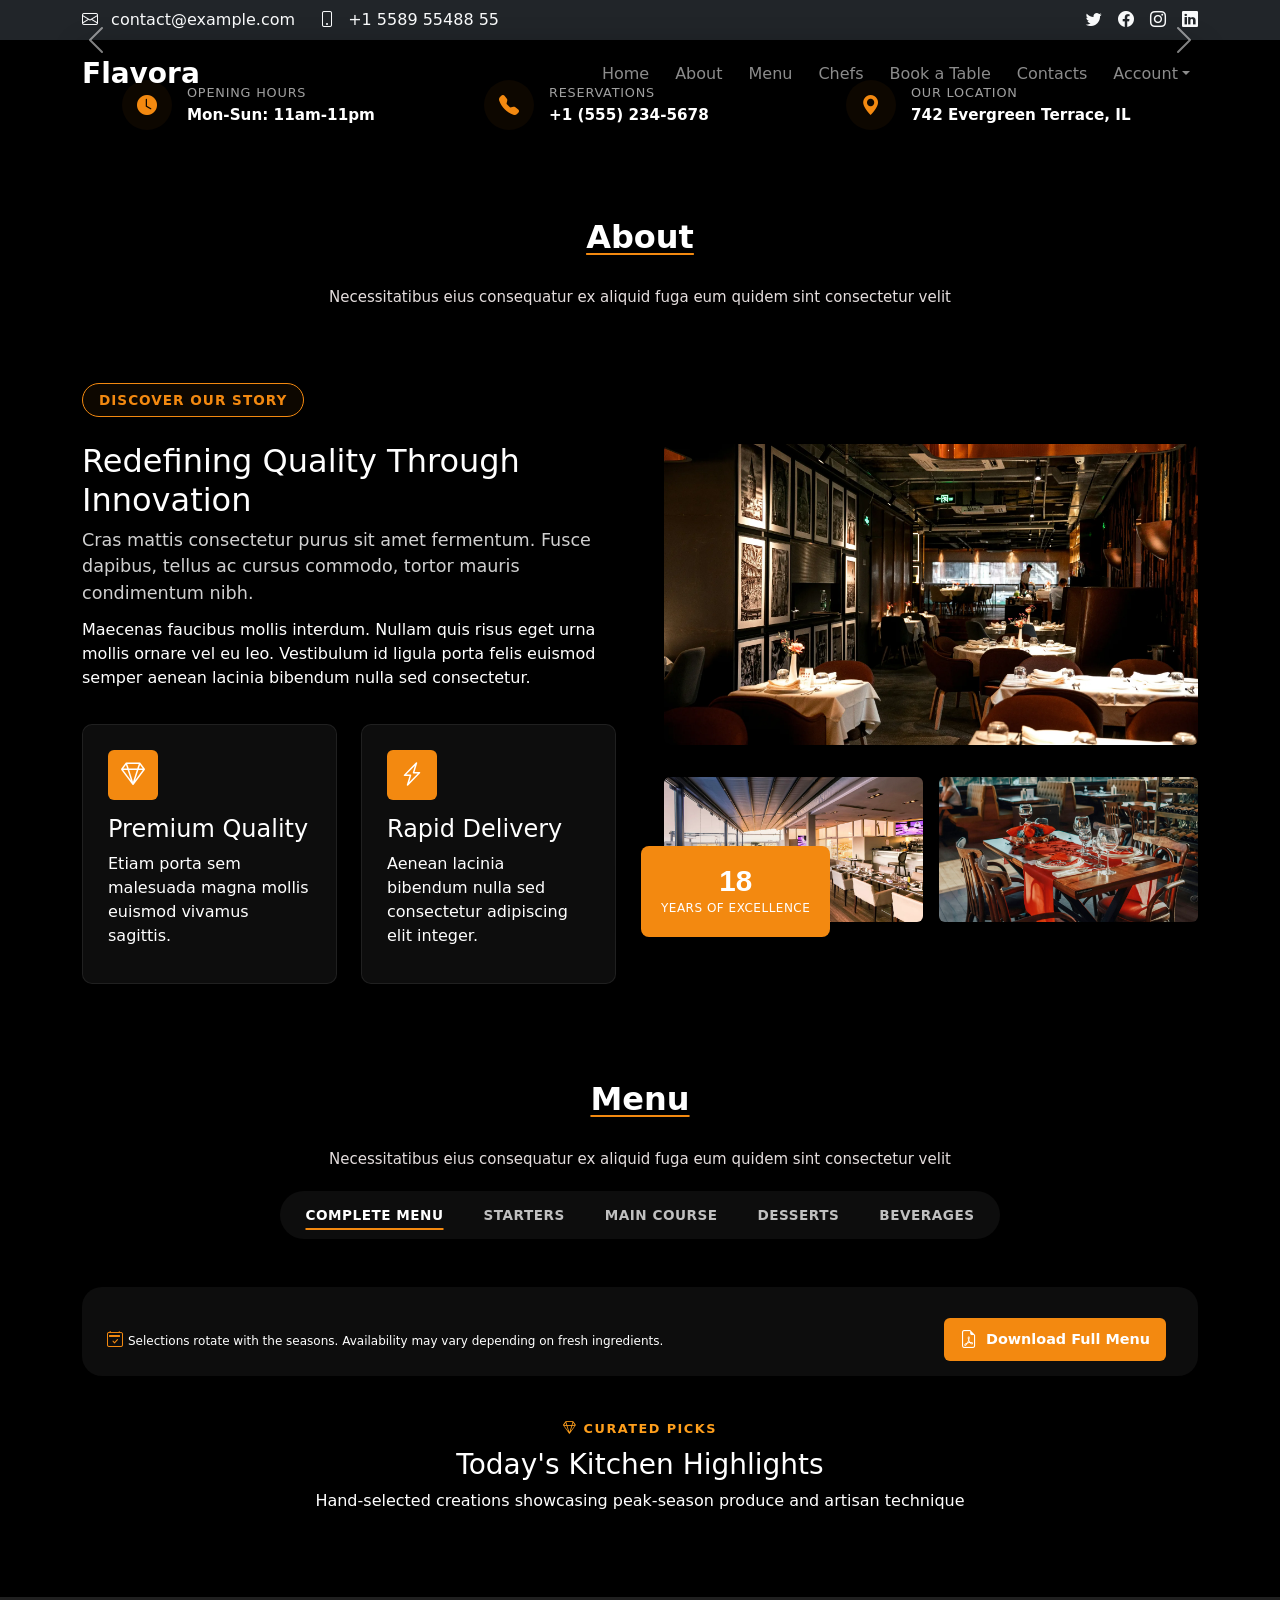
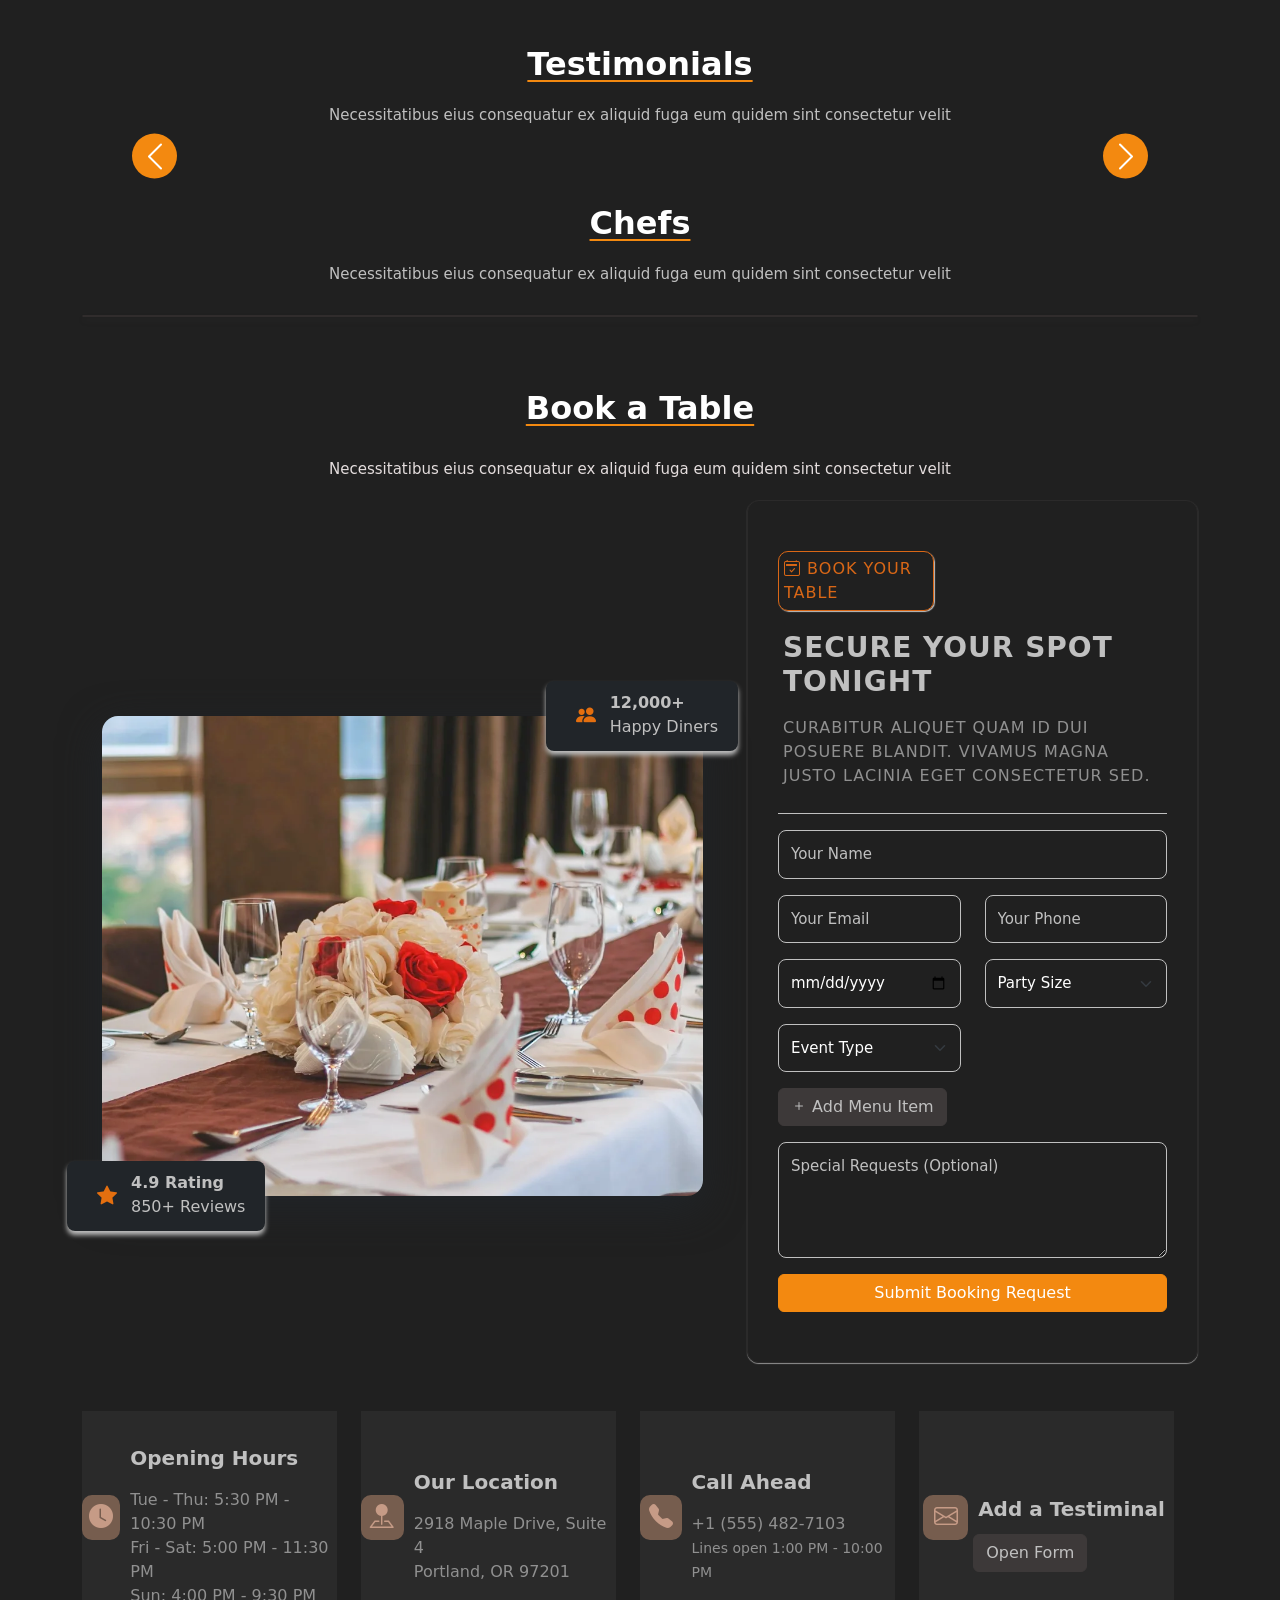
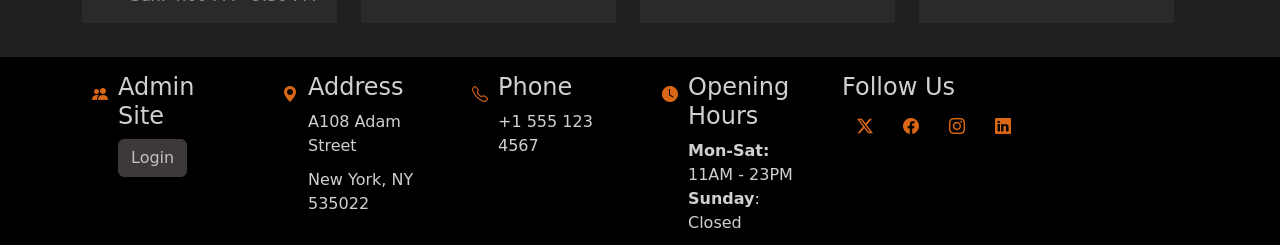
<file: index.html>
<!DOCTYPE html>
<html lang="en">

<head>
    <meta charset="UTF-8">
    <meta name="viewport" content="width=device-width, initial-scale=1.0">
    <title>Restaurant</title>
    <link href="https://cdn.jsdelivr.net/npm/bootstrap@5.3.8/dist/css/bootstrap.min.css" rel="stylesheet"
        integrity="sha384-sRIl4kxILFvY47J16cr9ZwB07vP4J8+LH7qKQnuqkuIAvNWLzeN8tE5YBujZqJLB" crossorigin="anonymous">
    <link rel="stylesheet" href="https://cdn.jsdelivr.net/npm/bootstrap-icons@1.11.3/font/bootstrap-icons.min.css">
    <link rel="stylesheet" href="style.css">
</head>

<body>
    <!-- Top Bar -->
    <div class="container-fluid bg-dark text-light py-2">

        <div class="container d-flex justify-content-between align-items-center">

            <!-- Contact Info -->
            <div class="contact-info d-flex align-items-center">

                <div class="me-4">
                    <i class="bi bi-envelope me-2"></i>
                    contact@example.com
                </div>

                <div>
                    <i class="bi bi-phone me-2"></i>
                    +1 5589 55488 55
                </div>

            </div>

            <!-- Social Links -->
            <div class="social-links d-flex align-items-center">

                <i class="bi bi-twitter me-3"></i>

                <i class="bi bi-facebook me-3"></i>

                <i class="bi bi-instagram me-3"></i>

                <i class="bi bi-linkedin"></i>

            </div>

        </div>

    </div>

    <!--Nav Bar-->
    <nav class="navbar navbar-expand-lg fixed-top z-3" data-bs-theme="dark">
        <div class="container">
            <a class="navbar-brand fs-3" href="#"><b>Flavora</b></a>
            <button class="navbar-toggler" type="button" data-bs-toggle="collapse" data-bs-target="#navbarNav"
                aria-controls="navbarNav" aria-expanded="false" aria-label="Toggle navigation">
                <span class="navbar-toggler-icon"></span>
            </button>
            <div class="collapse navbar-collapse" id="navbarNav">
                <ul class="navbar-nav ms-auto">
                    <li class="nav-item">
                        <a class="nav-link active" aria-current="page" href="#">Home</a>
                    </li>
                    <li class="nav-item">
                        <a class="nav-link" href="#about">About</a>
                    </li>
                    <li class="nav-item">
                        <a class="nav-link" href="#menu">Menu</a>
                    </li>
                    <li class="nav-item">
                        <a class="nav-link" href="#chefs">Chefs</a>
                    </li>
                    <li class="nav-item">
                        <a class="nav-link" href="#book-a-table">Book a Table</a>
                    </li>
                    <li class="nav-item">
                        <a class="nav-link" href="#contacts">Contacts</a>
                    </li>
                    <li class="nav-item dropdown">
                        <a class="nav-link dropdown-toggle" id="profileName" role="button" data-bs-toggle="dropdown"
                            aria-expanded="false">
                            Username
                        </a>
                        <ul class="dropdown-menu">
                            <li><a class="dropdown-item" href="user_side/user_profile.html">Profile</a></li>
                            <li class="dropdown-item" id="login">
                                <a class="dropdown-link" href="user_side/user_login.html">Login</a>
                            </li>
                        </ul>
                    </li>
                </ul>
            </div>
        </div>
    </nav>
    <!--Hero Section-->
    <main class="main">
        <section id="hero" class="hero section bg-dark">
            <div class="container-fluid p-0">
                <div class="position-relative">
                    <div id="carouselExampleAutoplaying" class="carousel slide" data-bs-ride="carousel">
                        <div class="carousel-inner" id="heroBannerInner">
                        </div>
                        <button class="carousel-control-prev" type="button" data-bs-target="#carouselExampleAutoplaying"
                            data-bs-slide="prev">
                            <span class="carousel-control-prev-icon" aria-hidden="true"></span>
                            <span class="visually-hidden">Previous</span>
                        </button>
                        <button class="carousel-control-next" type="button" data-bs-target="#carouselExampleAutoplaying"
                            data-bs-slide="next">
                            <span class="carousel-control-next-icon" aria-hidden="true"></span>
                            <span class="visually-hidden">Next</span>
                        </button>
                    </div>
                    <div class="position-absolute top-50 start-50 translate-middle text-white z-3 text-center">
                        <div class="d-flex align-items-start"></div>
                    </div>
                </div>

                <!--Info Bar-->
                <div class="container-fluid bg-black">
                    <div class="container">
                        <div class="row g-0 info-bar">
                            <div class="col-md-4">
                                <div class="info-bar-item"><i class="bi bi-clock-fill"></i></div>
                                <div class="info-bar-text">
                                    <span>Opening Hours</span>
                                    <strong>Mon-Sun: 11am-11pm</strong>
                                </div>
                            </div>
                            <div class="col-md-4">
                                <div class="info-bar-item"><i class="bi bi-telephone-fill"></i></div>
                                <div class="info-bar-text">
                                    <span>Reservations</span>
                                    <strong>+1 (555) 234-5678</strong>
                                </div>
                            </div>
                            <div class="col-md-4">
                                <div class="info-bar-item"><i class="bi bi-geo-alt-fill"></i></div>
                                <div class="info-bar-text">
                                    <span>Our Location</span>
                                    <strong>742 Evergreen Terrace, IL</strong>
                                </div>
                            </div>
                        </div>
                    </div>
                </div>

            </div>
        </section>
        <section class="about-section bg-black text-white py-5" id="about">
            <div class="container">
                <div class="section-title text-center">
                    <h2>About</h2>
                    <p>Necessitatibus eius consequatur ex aliquid fuga eum quidem sint consectetur velit</p>
                </div>
                <div class="row g-5 align-items-center mt-3">
                    <div class="col-lg-6 order-lg-1">
                        <div class="info-block">
                            <span class="hero-tag">Discover Our Story</span>
                            <h2>Redefining Quality Through Innovation</h2>
                            <p class="text-lead">Cras mattis consectetur purus sit amet fermentum. Fusce dapibus, tellus
                                ac cursus commodo, tortor mauris condimentum nibh.</p>
                            <p>Maecenas faucibus mollis interdum. Nullam quis risus eget urna mollis ornare vel eu leo.
                                Vestibulum id ligula porta felis euismod semper aenean lacinia bibendum nulla sed
                                consectetur.</p>
                            <div class="row g-4 mt-2">
                                <div class="col-sm-6">
                                    <div class="highlight-card">
                                        <div class="icon-wrap">
                                            <i class="bi bi-gem"></i>
                                        </div>
                                        <h4>Premium Quality</h4>
                                        <p>Etiam porta sem malesuada magna mollis euismod vivamus sagittis.</p>
                                    </div>
                                </div>
                                <div class="col-sm-6">
                                    <div class="highlight-card">
                                        <div class="icon-wrap">
                                            <i class="bi bi-lightning-charge"></i>
                                        </div>
                                        <h4>Rapid Delivery</h4>
                                        <p>Aenean lacinia bibendum nulla sed consectetur adipiscing elit integer.</p>
                                    </div>
                                </div>
                            </div>
                        </div>
                    </div>
                    <div class="col-lg-6 order-lg-2">
                        <div class="visual-block">
                            <div class="main-image-wrapper">
                                <img src="images/rest-2.jpg" class="img-fluid rounded" alt="Showcase Image">
                            </div>
                            <div class="row g-3 mt-3">
                                <div class="col-6 position-relative">
                                    <img src="images/rest-4.jpg" class="img-fluid rounded">
                                    <div class="floating-card">
                                        <span class="metric-number">18</span>
                                        <span class="metric-label">Years of Excellence</span>
                                    </div>
                                </div>
                                <div class="col-6">
                                    <img src="images/rest-5.jpg" class="img-fluid rounded">
                                </div>
                            </div>
                        </div>

                    </div>
                </div>
            </div>
        </section>
        <!--Menu-->
        <section class="menu-section bg-black text-white py-5" id="menu">
            <div class="container">
                <div class="section-title text-center">
                    <h2>Menu</h2>
                    <p>Necessitatibus eius consequatur ex aliquid fuga eum quidem sint consectetur velit</p>
                </div>
                <div class="conta">
                    <div class="isotope-layout">
                        <div class="filter-tabs">
                            <ul>
                                <li class="filter-tab active" data-filter="all">Complete Menu</li>
                                <li class="filter-tab" data-filter="starters">Starters</li>
                                <li class="filter-tab" data-filter="main-course">Main Course</li>
                                <li class="filter-tab" data-filter="desserts">Desserts</li>
                                <li class="filter-tab" data-filter="beverages">Beverages</li>
                            </ul>
                        </div>
                    </div>
                    <!--Menu Grid -->
                    <div class="row mt-5 isotope-container" id="menuContainer">
                        <!-- Dynamic menu items will be injected here by JS -->
                    </div>

                    <div class="info-strip">
                        <div class="row align-items-center mt-3">
                            <div class="col-lg-8">
                                <i class="bi bi-calendar2-check"></i><span style="font-size: 0.75rem;">Selections
                                    rotate with the seasons.
                                    Availability may vary depending on fresh ingredients.</span>
                            </div>
                            <div class="col-lg-4 d-flex justify-content-lg-end align-items-center pe-4"><a href="#"
                                    class="download-link">
                                    <i class="bi bi-file-earmark-pdf"></i>
                                    <span>Download Full Menu</span>
                                </a>
                            </div>
                        </div>
                    </div>

                    <div class="specials-section">
                        <div class="spotlight-header">
                            <span class="spotlight-label">
                                <i class="bi bi-gem"></i> Curated Picks
                            </span>
                            <h3>Today's Kitchen Highlights</h3>
                            <p class="text-center">Hand-selected creations showcasing peak-season produce and
                                artisan technique</p>
                            <div class="row g-4" id="specialsContainer">

                            </div>
                        </div>
                    </div>


                </div>
        </section>
        <!--Testimonials-->
        <section class="testimonials section">
            <div class="container section-title">
                <h2 class="text-center pt-5">Testimonials</h2>
                <p class="text-center">Necessitatibus eius consequatur ex aliquid fuga eum quidem sint consectetur velit
                </p>
                <div class="container">
                    <div class="row justify-content-center">
                        <div class="col-lg-10">
                            <div id="testimonialCarousel" class="carousel slide" data-bs-ride="carousel"
                                data-bs-interval="8000">
                                <div class="carousel-inner" id="carouselInner">

                                </div>
                                <button class="carousel-control-prev" type="button"
                                    data-bs-target="#testimonialCarousel" data-bs-slide="prev">
                                    <span class="carousel-control-prev-icon" aria-hidden="true"></span>
                                    <span class="visually-hidden">Previous</span>
                                </button>
                                <button class="carousel-control-next" type="button"
                                    data-bs-target="#testimonialCarousel" data-bs-slide="next">
                                    <span class="carousel-control-next-icon" aria-hidden="true"></span>
                                    <span class="visually-hidden">Next</span>
                                </button>
                            </div>
                        </div>
                    </div>

                </div>
            </div>
        </section>
        <!--Chef's Section-->
        <section class="chefs section" id="chefs">
            <div class="container section-title">
                <h2 class="text-center pt-5">Chefs</h2>
                <p class="text-center">Necessitatibus eius consequatur ex aliquid fuga eum quidem
                    sint consectetur velit</p>
            </div>
            <div class="container">
                <div class="row align-items-center g-0 head-chef">
                </div>
                <div class="row g-4 crew-cards mt-4">
                </div>
            </div>
        </section>
        <section id="book-a-table" class="book-a-table section dark-background">
            <div class="container section-title pt-5">
                <h2>Book a Table</h2>
                <p>Necessitatibus eius consequatur ex aliquid fuga eum quidem sint consectetur velit</p>
            </div>
            <div class="container">
                <div class="row gy-5 align-items-center">
                    <div class="col-lg-7">
                        <div class="showcase-wrapper mt-5">
                            <div class="showcase-image">
                                <img src="images/showcase-image.jpg" class="img-fluid" alt="">
                            </div>
                            <div class="floating-badge badge-top">
                                <i class="bi bi-star-fill me-1"></i>
                                <div>
                                    <strong>4.9 Rating</strong><br>
                                    <span>850+ Reviews</span>
                                </div>
                            </div>
                            <div class="floating-badge badge-bottom">
                                <i class="bi bi-people-fill me-1"></i>
                                <div>
                                    <strong>12,000+</strong><br>
                                    <span>Happy Diners</span>
                                </div>
                            </div>
                        </div>
                    </div>
                    <div class="col-lg-5">
                        <div class="booking-panel">
                            <div class="panel-header mb-3">
                                <span class="panel-label">
                                    <i class="bi bi-calendar2-check"></i> Book Your Table
                                </span>
                                <h3>Secure Your Spot Tonight</h3>
                                <p>Curabitur aliquet quam id dui posuere blandit. Vivamus magna justo lacinia eget
                                    consectetur sed.</p>
                            </div>
                            <form class="email-form" id="bookingForm">
                                <div class="row gy-3">
                                    <div class="col-12">
                                        <input type="text" name="name" class="form-control" placeholder="Your Name"
                                            required>
                                    </div>
                                    <div class="col-sm-6">
                                        <input type="email" name="email" class="form-control" placeholder="Your Email"
                                            required>
                                    </div>
                                    <div class="col-sm-6">
                                        <input type="tel" name="phone" class="form-control" placeholder="Your Phone"
                                            required>
                                    </div>
                                    <div class="col-md-6">
                                        <input type="date" name="date" class="form-control" id="reservationDate"
                                            required>
                                    </div>
                                    <div class="col-md-12" id="slot-container" style="display:none;">
                                        <p class="text-white mb-2">Select a Time Slot:</p>
                                        <div id="slot-buttons" class="d-flex flex-wrap gap-2"></div>
                                        <input type="hidden" name="time" id="selectedSlot" required>
                                    </div>
                                    <div class="col-sm-6">
                                        <select class="form-select" name="party_size" required>
                                            <option selected>Party Size</option>
                                            <option value="1">One</option>
                                            <option value="2">Two</option>
                                            <option value="3">Three</option>
                                            <option value="4">Four</option>
                                            <option value="5">Five</option>
                                            <option value="6">Six+</option>

                                        </select>
                                    </div>
                                    <div class="col-sm-6">
                                        <select class="form-select" name="event" required>
                                            <option selected>Event Type</option>
                                            <option value="birthday">Birthday</option>
                                            <option value="anniversary">Anniversary</option>
                                            <option value="corporate">Corporate Dinner</option>
                                            <option value="date">Romantic Evening</option>
                                            <option value="other">Other</option>
                                        </select>
                                    </div>
                                    <div class="add-menu-item" style="color: white; cursor: pointer;"
                                        data-bs-toggle="modal" data-bs-target="#bookingMenuModal">
                                        <button type="button" class="btn btn-secondary" id="openMenuModalBtn"><i
                                                class="bi bi-plus"> Add Menu Item</i></button>
                                    </div>
                                    <div class="col-12">
                                        <textarea name="message" class="form-control"
                                            placeholder="Special Requests (Optional)" rows="4"></textarea>
                                    </div>
                                    <div class="col-12">
                                        <button type="submit" class="btn btn-brand w-100">Submit Booking
                                            Request</button>
                                    </div>
                                </div>
                            </form>
                        </div>
                    </div>
                    <div class="row gy-4 mt-4">
                        <div class="col-lg-3 col-md-6">
                            <div class="detail-card">
                                <div class="detail-icon">
                                    <i class="bi bi-clock-fill"></i>
                                </div>
                                <div class="detail-text">
                                    <h5>Opening Hours</h5>
                                    <p>Tue - Thu: 5:30 PM - 10:30 PM<br>Fri - Sat: 5:00 PM - 11:30 PM<br>Sun: 4:00 PM -
                                        9:30
                                        PM</p>
                                </div>
                            </div>
                        </div>
                        <div class="col-lg-3 col-md-6">
                            <div class="detail-card">
                                <div class="detail-icon">
                                    <i class="bi bi-pin-map-fill"></i>
                                </div>
                                <div class="detail-text">
                                    <h5>Our Location</h5>
                                    <p>2918 Maple Drive, Suite 4<br>Portland, OR 97201</p>
                                </div>
                            </div>

                        </div>
                        <div class="col-lg-3 col-md-6">
                            <div class="detail-card">
                                <div class="detail-icon">
                                    <i class="bi bi-telephone-fill"></i>
                                </div>
                                <div class="detail-text">
                                    <h5>Call Ahead</h5>
                                    <p>+1 (555) 482-7103<br><small>Lines open 1:00 PM - 10:00 PM</small></p>
                                </div>
                            </div>

                        </div>
                        <div class="col-lg-3 col-md-6">
                            <div class="detail-card d-flex align-items-center g-3">
                                <div class="detail-icon">
                                    <i class="bi bi-envelope"></i>
                                </div>
                                <div class="detail-text">
                                    <h5>Add a Testiminal</h5>
                                    <button class="btn btn-secondary" type="button" id="openTestimonialFormBtn"
                                        data-bs-toggle="modal" data-bs-target="#testimonialModal"> Open
                                        Form</button>

                                </div>
                            </div>

                        </div>
                    </div>
                </div>
            </div>
        </section>
        <!--Footer-->
        <footer id="contacts" class="footer dark-background">
            <div class="container">
                <div class="row gy-3">
                    <div class="col-lg-2 col-md-6 d-flex">
                        <i class="bi bi-people-fill"></i>
                        <div class="admin">
                            <h4>Admin Site</h4>
                            <a id="adminSite" class="btn btn-secondary">Login</a>
                        </div>
                    </div>
                    <div class="col-lg-2 col-md-6 d-flex">
                        <i class="bi bi-geo-alt-fill"></i>
                        <div class="address">
                            <h4>Address</h4>
                            <p>A108 Adam Street</p>
                            <p>New York, NY 535022</p>
                        </div>
                    </div>
                    <div class="col-lg-2 col-md-6 d-flex">
                        <i class="bi bi-telephone"></i>
                        <div class="phone">
                            <h4>Phone</h4>
                            <p>+1 555 123 4567</p>
                        </div>
                    </div>
                    <div class="col-lg-2 col-md-6 d-flex">
                        <i class="bi bi-clock-fill"></i>
                        <div class="opening">
                            <h4>Opening Hours</h4>
                            <p>
                                <strong>Mon-Sat:</strong> <span>11AM - 23PM</span><br>
                                <strong>Sunday</strong>: <span>Closed</span>
                            </p>
                        </div>
                    </div>
                    <div class="col-lg-4 col-md-6">
                        <h4>Follow Us</h4>
                        <div class="social-links d-flex">
                            <a href="#" class="twitter">
                                <i class="bi bi-twitter-x"></i>
                            </a>
                            <a href="#" class="facebook">
                                <i class="bi bi-facebook"></i>
                            </a>
                            <a href="#" class="instagram">
                                <i class="bi bi-instagram"></i>
                            </a>
                            <a href="#" class="linkedin">
                                <i class="bi bi-linkedin"></i>
                            </a>
                        </div>
                    </div>
                </div>

            </div>
            </div>
        </footer>
    </main>
    <!--Add booking menu modal-->
    <div class="modal fade modal-dark-custom" id="bookingMenuModal" tabindex="-1"
        aria-labelledby="bookingMenuModalLabel" aria-hidden="true">
        <div class="modal-dialog modal-dialog-centered modal-xl">
            <div class="modal-content">
                <div class="modal-header">
                    <h5 class="modal-title" id="bookingMenuModalLabel" style="color: white;">Select Menu Items</h5>
                </div>
                <div class="modal-body">
                    <!-- Search and Filters -->
                    <div class="row g-2 align-items-center mb-3">
                        <div class="col-md-6 justify-content-center">
                            <div class="modal-search-wrapper" style="margin-left: 50px;">
                                <i class="bi bi-search"></i>
                                <input type="text" class="form-control" id="modalSearchInput"
                                    placeholder="Search Item..." style="width: 200px;">
                            </div>
                        </div>
                        <div class="conta">
                            <div class="isotope-layout">
                                <div class="filter-tabs" id="modalFilterTabs">
                                    <ul>
                                        <div class="filter-tab active" data-filter="all">All</div>
                                        <div class="filter-tab" data-filter="starters">Starters</div>
                                        <div class="filter-tab" data-filter="main-course">Mains</div>
                                        <div class="filter-tab" data-filter="desserts">Desserts</div>
                                        <div class="filter-tab" data-filter="beverages">Beverages</div>
                                    </ul>
                                </div>
                            </div>
                        </div>
                    </div>

                    <!-- Scrollable menu item list -->
                    <div class="row g-3 modal-menu-list" id="modalMenuContainer">
                        <!-- Example Static Card Item for Preview -->

                    </div>
                </div>
                <div class="modal-footer">
                    <button type="button" class="btn btn-secondary" data-bs-dismiss="modal">Cancel</button>
                    <button type="button" class="btn btn-brand" id="saveBookingMenuSelectionsBtn">Save
                        selections</button>
                </div>
            </div>
        </div>
    </div>

    <!--Add a Testiminal Modal-->
    <div class="modal fade modal-dark-custom" id="testimonialModal" tabindex="-1"
        aria-labelledby="testimonialModalLabel" aria-hidden="true">
        <div class="modal-dialog modal-dialog-centered modal-l">
            <div class="modal-content">
                <div class="modal-header justify-content-between">
                    <h5 class="modal-title" id="testimonialModalLabel" style="color: white;">Add your Review</h5>
                    <button type="button" class="close" data-bs-dismiss="modal" aria-label="Close">
                        <span aria-hidden="true">X</span>
                    </button>
                </div>
                <div class="modal-body">
                    <div class="container" style="padding: 50px;">
                        <form class="addReviewForm">
                            <div class="form-group">
                                <label for="reviewer_name">Name:</label>
                                <input type="text" class="form-control" id="reviewer_name" placeholder="Name">
                            </div>
                            <div class="form-group">
                                <label for="reviewer_designation">Designation:</label>
                                <input type="text" class="form-control" id="reviewer_designation"
                                    placeholder="Designation">
                            </div>

                            <div class="form-group">
                                <label for="reviewer_review">Review:</label>
                                <input type="text" class="form-control" id="reviewer_review" placeholder="Review">
                            </div>
                            <div class="form-group mt-4 d-flex align-items-center gap-5">
                                <label for="reviewer_rating" class="form-label"
                                    style="color: white; font-size: 1.2rem;">Rating:</label>
                                <span class="star-rating d-flex gap-2"
                                    style="font-size: 1.8rem; color: #ccc; cursor: pointer;">
                                    <i class="bi bi-star-fill star-icon" data-value="1"></i>
                                    <i class="bi bi-star-fill star-icon" data-value="2"></i>
                                    <i class="bi bi-star-fill star-icon" data-value="3"></i>
                                    <i class="bi bi-star-fill star-icon" data-value="4"></i>
                                    <i class="bi bi-star-fill star-icon" data-value="5"></i>
                                </span>
                                <input type="hidden" class="form-control" id="reviewer_rating" value="0">
                            </div>
                            <div class="form-group">
                                <label for="reviewer_image_url">Image:</label>
                                <input type="file" class="form-control" id="reviewer_image_url" placeholder="Image"
                                    accept="*/image">
                            </div>



                        </form>
                    </div>
                </div>
                <div class="modal-footer">
                    <button type="button" class="btn btn-brand" id="saveReviewFormBtn">Save
                        selections</button>
                </div>
            </div>
        </div>
    </div>

</body>

<script src="https://cdn.jsdelivr.net/npm/bootstrap@5.3.8/dist/js/bootstrap.bundle.min.js"
    integrity="sha384-FKyoEForCGlyvwx9Hj09JcYn3nv7wiPVlz7YYwJrWVcXK/BmnVDxM+D2scQbITxI"
    crossorigin="anonymous"></script>
<script src="https://code.jquery.com/jquery-3.7.1.min.js"></script>
<script src="script.js"></script>
<script src="user_side/user_banner.js"></script>
<script src="user_side/user_menu.js"></script>
<script src="user_side/user_chef.js"></script>
<script src="user_side/user_menu_modal.js"></script>
<script src="user_side/user_reservation.js"></script>
<script src="user_side/user_review_modal.js"></script>
<script src="user_side/user_testimonials.js"></script>





</html>
</file>
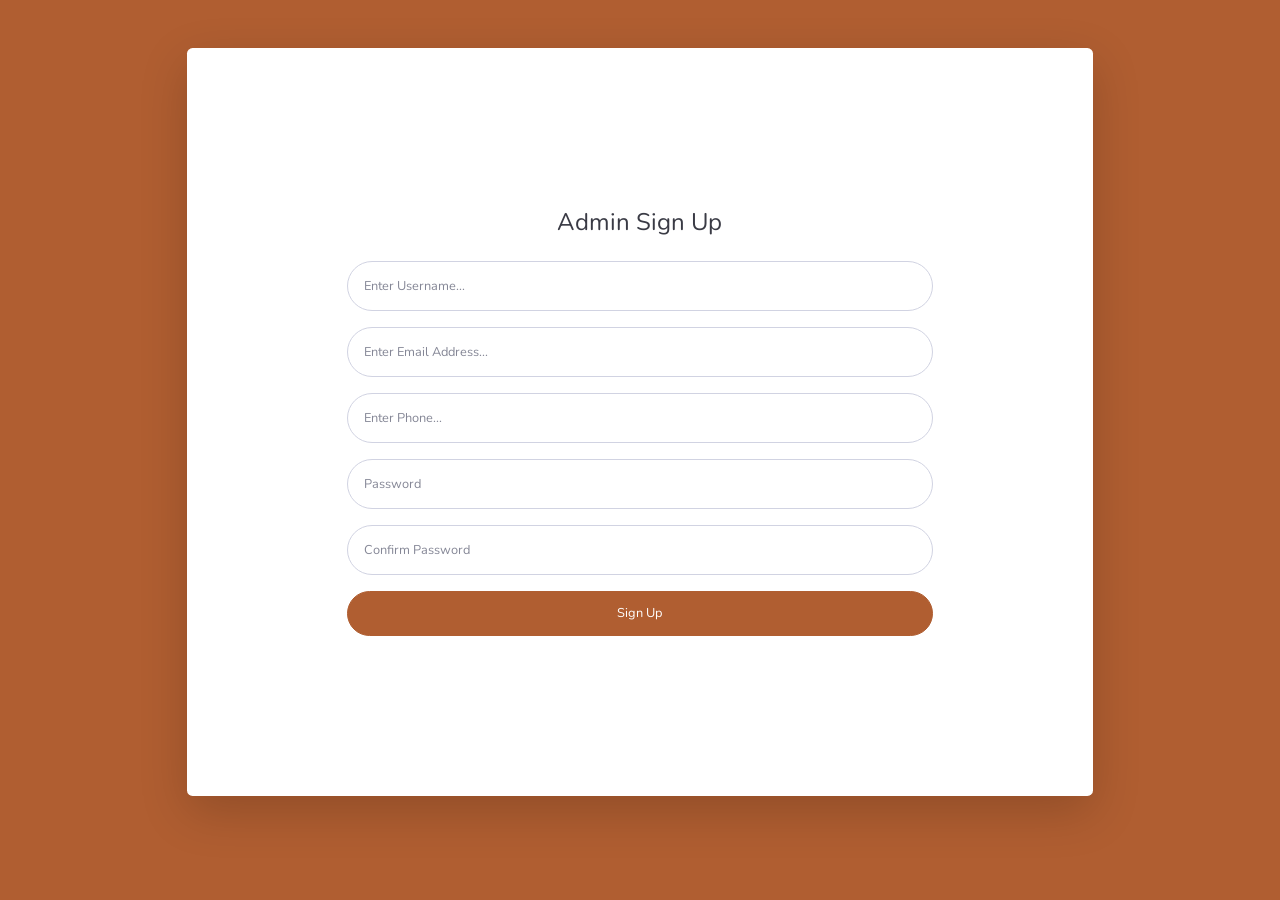
<file: admin/admin_signup.html>
<!DOCTYPE html>
<html lang="en">

<head>

    <meta charset="utf-8">
    <meta http-equiv="X-UA-Compatible" content="IE=edge">
    <meta name="viewport" content="width=device-width, initial-scale=1, shrink-to-fit=no">
    <meta name="description" content="">
    <meta name="author" content="">

    <title>Flavora Admin Sign Up</title>

    <!-- Custom fonts for this template-->
    <link href="vendor/fontawesome-free/css/all.min.css" rel="stylesheet" type="text/css">
    <link
        href="https://fonts.googleapis.com/css?family=Nunito:200,200i,300,300i,400,400i,600,600i,700,700i,800,800i,900,900i"
        rel="stylesheet">

    <!-- Custom styles for this template-->
    <link href="css/sb-admin-2.css" rel="stylesheet">

</head>

<body class="bg-gradient-primary">

    <div class="container">

        <!-- Outer Row -->
        <div class="row justify-content-center">

            <div class="col-xl-10 col-lg-12 col-md-9">

                <div class="card o-hidden border-0 shadow-lg my-5">
                    <div class="card-body p-0">
                        <!-- Nested Row within Card Body -->
                        <div class="row">
                            <div class="col-lg-12">
                                <div class="admin-padding" style="padding: 10rem;">
                                    <div class="text-center">
                                        <h1 class="h4 text-gray-900 mb-4">Admin Sign Up</h1>
                                    </div>
                                    <form class="user">
                                        <div class="form-group">
                                            <input type="text" class="form-control form-control-user" id="username"
                                                placeholder="Enter Username...">
                                        </div>
                                        <div class="form-group">
                                            <input type="email" class="form-control form-control-user"
                                                id="exampleInputEmail" aria-describedby="emailHelp"
                                                placeholder="Enter Email Address...">
                                        </div>
                                        <div class="form-group">
                                            <input type="number" class="form-control form-control-user" id="PhoneNumber"
                                                aria-describedby="phone" placeholder="Enter Phone...">
                                        </div>
                                        <div class="form-group">
                                            <input type="password" class="form-control form-control-user"
                                                id="exampleInputPassword" placeholder="Password">
                                        </div>
                                        <div class="form-group">
                                            <input type="password" class="form-control form-control-user"
                                                id="ConfirmPassword" placeholder="Confirm Password">
                                        </div>
                                        <a href="#" class="btn btn-primary btn-user btn-block"
                                            onclick="adminSignUp(event)">
                                            Sign Up
                                        </a>
                                    </form>
                                </div>
                            </div>
                        </div>
                    </div>
                </div>

            </div>

        </div>

    </div>

    <!-- Bootstrap core JavaScript-->
    <script src="vendor/jquery/jquery.min.js"></script>
    <script src="vendor/bootstrap/js/bootstrap.bundle.min.js"></script>

    <!-- Core plugin JavaScript-->
    <script src="vendor/jquery-easing/jquery.easing.min.js"></script>

    <!-- Custom scripts for all pages-->
    <script src="js/sb-admin-2.min.js"></script>

    <script src="js_admin/admin_signup.js"></script>

</body>

</html>
</file>
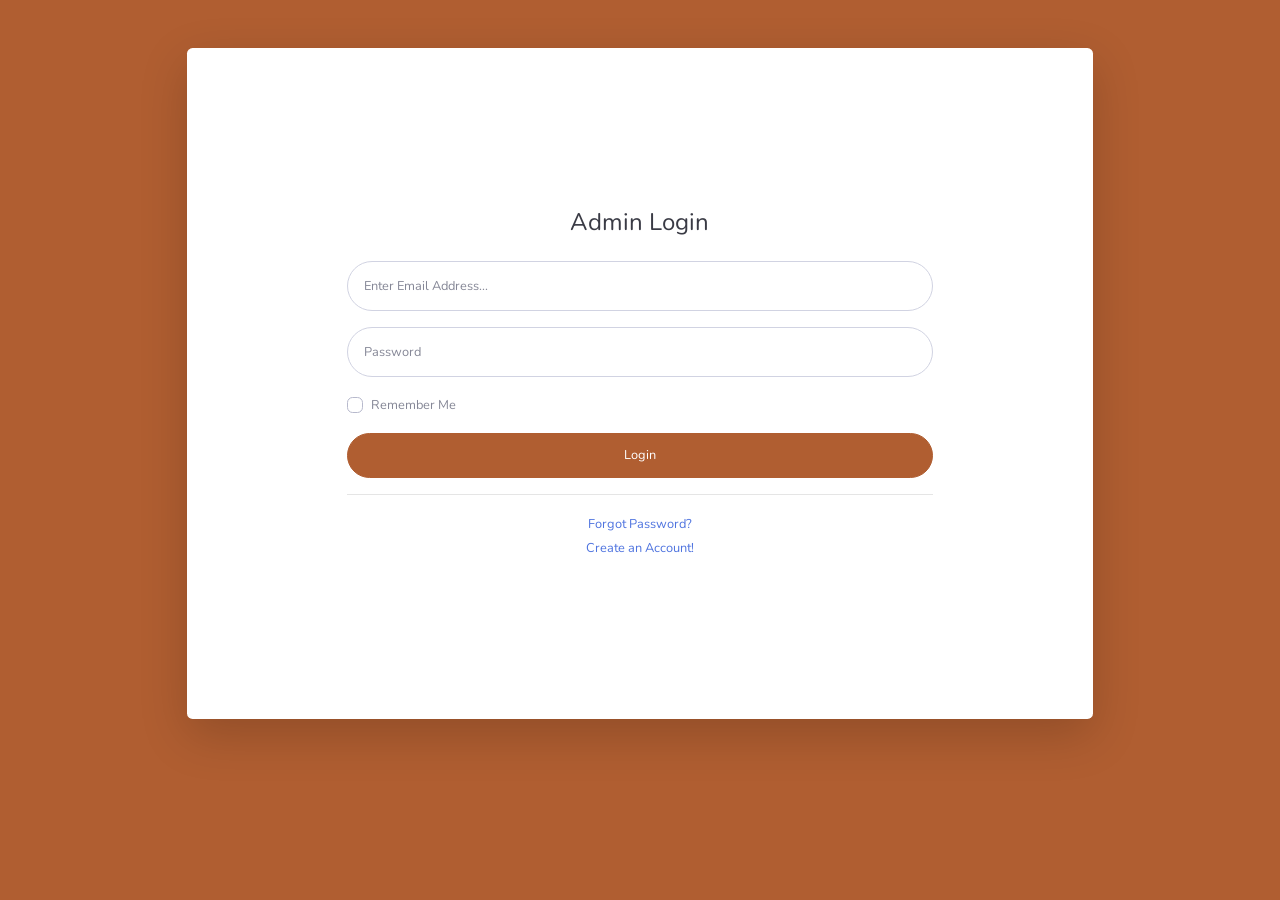
<file: admin/banners.html>
<!DOCTYPE html>
<html lang="en">

<head>

    <meta charset="utf-8">
    <meta http-equiv="X-UA-Compatible" content="IE=edge">
    <meta name="viewport" content="width=device-width, initial-scale=1, shrink-to-fit=no">
    <meta name="description" content="">
    <meta name="author" content="">

    <title>Flavora Admin - Bannerss</title>

    <!-- Custom fonts for this template-->
    <link href="vendor/fontawesome-free/css/all.min.css" rel="stylesheet" type="text/css">
    <link
        href="https://fonts.googleapis.com/css?family=Nunito:200,200i,300,300i,400,400i,600,600i,700,700i,800,800i,900,900i"
        rel="stylesheet">

    <!-- Custom styles for this template-->
    <link href="css/sb-admin-2.css" rel="stylesheet">
    <script src="js_admin/auth_gaurd.js"></script>

</head>

<body id="page-top">

    <!-- Page Wrapper -->
    <div id="wrapper">

        <!-- Sidebar -->
        <ul class="navbar-nav bg-gradient-primary sidebar sidebar-dark accordion" id="accordionSidebar">

            <!-- Sidebar - Brand -->
            <a class="sidebar-brand d-flex align-items-center justify-content-center" href="index.html">
                <div class="sidebar-brand-icon">
                    <i class="fas fa-utensils"></i>
                </div>
                <div class="sidebar-brand-text mx-3">Flavora Admin</div>
            </a>

            <!-- Divider -->
            <hr class="sidebar-divider my-0">

            <!-- Nav Item - Dashboard -->
            <li class="nav-item">
                <a class="nav-link collapsed" href="index.html">
                    <i class="fas fa-fw fa-tachometer-alt"></i>
                    <span>Dashboard</span></a>
            </li>

            <!-- Divider -->
            <hr class="sidebar-divider">

            <!-- Heading -->
            <div class="sidebar-heading">
                Management
            </div>

            <!-- Nav Item - Banners -->
            <li class="nav-item active">
                <a class="nav-link" href="banners.html">
                    <i class="fas fa-image"></i>
                    <span>Banners</span>
                </a>
            </li>

            <!-- Nav Item - Menu -->
            <li class="nav-item">
                <a class="nav-link collapsed" href="menu.html">
                    <i class="fas fa-hamburger"></i>
                    <span>Menu</span>
                </a>
            </li>
            <!--Nav Item - Chefs-->
            <li class="nav-item">
                <a class="nav-link collapsed" href="chefs.html">
                    <i class="fas fa-crown"></i>
                    <span>Chefs</span>
                </a>
            </li>
            <!--Nav Item - Reservations-->
            <li class="nav-item">
                <a class="nav-link collapsed" href="reservations.html">
                    <i class="fas fa-utensils"></i>
                    <span>Reservations</span>
                </a>
            </li>
            <!--Nav Item - Contact Messages-->
            <li class="nav-item">
                <a class="nav-link collapsed" href="reviews.html">
                    <i class="fas fa-envelope"></i>
                    <span>Reviews</span>
                </a>
            </li>

            <!-- Divider -->
            <hr class="sidebar-divider">

            <!-- Sidebar Toggler (Sidebar) -->
            <div class="text-center d-none d-md-inline">
                <button class="rounded-circle border-0" id="sidebarToggle"></button>
            </div>

        </ul>
        <!-- End of Sidebar -->

        <!-- Content Wrapper -->
        <div id="content-wrapper" class="d-flex flex-column">

            <!-- Main Content -->
            <div id="content">

                <!-- Topbar -->
                <nav class="navbar navbar-expand navbar-light bg-white topbar mb-4 static-top shadow">

                    <!-- Sidebar Toggle (Topbar) -->
                    <button id="sidebarToggleTop" class="btn btn-link d-md-none rounded-circle mr-3">
                        <i class="fa fa-bars"></i>
                    </button>

                    <!-- Topbar Search -->
                    <form
                        class="d-none d-sm-inline-block form-inline mr-auto ml-md-3 my-2 my-md-0 mw-100 navbar-search">
                        <div class="input-group">
                            <input type="text" class="form-control bg-light border-0 small" placeholder="Search for..."
                                aria-label="Search" aria-describedby="basic-addon2">
                            <div class="input-group-append">
                                <button class="btn btn-primary" type="button">
                                    <i class="fas fa-search fa-sm"></i>
                                </button>
                            </div>
                        </div>
                    </form>

                    <!-- Topbar Navbar -->
                    <ul class="navbar-nav ml-auto">

                        <!-- Nav Item - Search Dropdown (Visible Only XS) -->
                        <li class="nav-item dropdown no-arrow d-sm-none">
                            <a class="nav-link dropdown-toggle" href="#" id="searchDropdown" role="button"
                                data-toggle="dropdown" aria-haspopup="true" aria-expanded="false">
                                <i class="fas fa-search fa-fw"></i>
                            </a>

                        </li>

                        <div class="topbar-divider d-none d-sm-block"></div>

                        <!-- Nav Item - User Information -->
                        <li class="nav-item dropdown no-arrow">
                            <a class="nav-link dropdown-toggle" href="#" id="userDropdown" role="button"
                                data-toggle="dropdown" aria-haspopup="true" aria-expanded="false">
                                <span id="profilename" class="mr-2 d-none d-lg-inline text-gray-600 small">Admin</span>
                                <img class="img-profile rounded-circle" src="img/undraw_profile.svg">
                            </a>
                            <!-- Dropdown - User Information -->
                            <div class="dropdown-menu dropdown-menu-right shadow animated--grow-in"
                                aria-labelledby="userDropdown">
                                <a class="dropdown-item" id="profilePage">
                                    <i class="fas fa-user fa-sm fa-fw mr-2 text-gray-400"></i>
                                    Profile
                                </a>
                                <a class="dropdown-item" href="#">
                                    <i class="fas fa-cogs fa-sm fa-fw mr-2 text-gray-400"></i>
                                    Settings
                                </a>
                                <a class="dropdown-item" href="#">
                                    <i class="fas fa-list fa-sm fa-fw mr-2 text-gray-400"></i>
                                    Activity Log
                                </a>
                                <div class="dropdown-divider"></div>
                                <a class="dropdown-item" href="#" data-toggle="modal" data-target="#logoutModal">
                                    <i class="fas fa-sign-out-alt fa-sm fa-fw mr-2 text-gray-400"></i>
                                    Logout
                                </a>
                            </div>
                        </li>

                    </ul>

                </nav>
                <!-- End of Topbar -->
                <div class="container-fluid">
                    <div class="d-sm-flex align-items-center justify-content-between mb-4">
                        <h1 class="h3 mb-0 text-gray-800">Banners</h1>
                        <a href="#" class="btn btn-primary btn-sm" data-toggle="modal" data-target="#addBannerModal">
                            <i class="fas fa-plus fa-sm text-white"></i> Add Banner
                        </a>

                    </div>
                </div>

                <!--Banner Table-->
                <div class="card shadow mb-4 reservation-table">
                    <div class="card-header py-3">
                        <h6 class="m-0 font-weight-bold text-primary">All Banners</h6>
                    </div>
                    <div class="card-body">
                        <div class="table-responsive">
                            <table class="table table-bordered" id="dataTable" width="100%" cellspacing="0">
                                <thead>
                                    <tr>
                                        <th>Id</th>
                                        <th>Title</th>
                                        <th>Subtitle</th>
                                        <th>Banner Description</th>
                                        <th>Image Url</th>
                                        <th>Status</th>
                                        <th>Action</th>
                                    </tr>
                                </thead>
                                <tbody>
                                    <tr>
                                        <td colspan="10" class="text-center py-5">
                                            <i class="fas fa-spinner fa-spin fa-2x text-primary"></i>
                                            <p>Loading...</p>
                                        </td>
                                    </tr>
                                </tbody>
                            </table>
                        </div>
                    </div>
                </div>

            </div>
        </div>
    </div>

    <!-- Modal -->
    <div class="modal fade" id="addBannerModal" tabindex="-1" role="dialog" aria-labelledby="exampleModalCenterTitle"
        aria-hidden="true">
        <div class="modal-dialog modal-dialog-centered" role="document">
            <div class="modal-content">
                <div class="modal-header">
                    <h5 class="modal-title" id="exampleModalLongTitle">Add Banner</h5>
                    <button type="button" class="close" data-dismiss="modal" aria-label="Close">
                        <span aria-hidden="true">&times;</span>
                    </button>
                </div>
                <div class="modal-body">
                    <form class="new-banner-form">
                        <div class="form-group">
                            <label for="banner_title">Title:</label>
                            <input type="text" class="form-control" id="banner_title" placeholder="Banner Title">
                        </div>
                        <div class="form-group">
                            <label for="banner_subtitle">Subtitle:</label>
                            <input type="text" class="form-control" id="banner_subtitle" placeholder="Banner Subtitle">
                        </div>
                        <div class="form-group">
                            <label for="banner_description">Description:</label>
                            <textarea class="form-control" id="banner_description"
                                placeholder="Banner Description"></textarea>
                        </div>
                        <div class="form-group">
                            <label for="banner_image">Image:</label>
                            <input type="file" class="form-control" id="banner_image" name="banner_image"
                                accept="image/*">
                        </div>
                        <div class="form-group">
                            <label for="banner_status">Status:</label>
                            <select class="form-control" id="banner_status">
                                <option value="published">Published</option>
                                <option value="draft">Unpublished</option>
                            </select>
                        </div>
                    </form>
                </div>
                <div class="modal-footer">
                    <button type="button" class="btn btn-secondary" data-dismiss="modal">Close</button>
                    <button type="button" class="btn btn-primary" id="saveBannerBtn">Save</button>
                </div>
            </div>
        </div>
    </div>
    <!--Logout Button-->
    <div class="modal fade" id="logoutModal" tabindex="-1" role="dialog" aria-labelledby="exampleModalLabel"
        aria-hidden="true">
        <div class="modal-dialog" role="document">
            <div class="modal-content">
                <div class="modal-header">
                    <h5 class="modal-title" id="exampleModalLabel">Ready to Leave?</h5>
                    <button class="close" type="button" data-dismiss="modal" aria-label="Close">
                        <span aria-hidden="true">×</span>
                    </button>
                </div>
                <div class="modal-body">Select "Logout" below if you are ready to end your current session.
                </div>
                <div class="modal-footer">
                    <button class="btn btn-secondary" type="button" data-dismiss="modal">Cancel</button>
                    <a class="btn btn-primary" href="#" onclick="logout(event)">Logout</a>
                </div>
            </div>
        </div>
    </div>
    <!-- Bootstrap core JavaScript-->
    <script src="vendor/jquery/jquery.min.js"></script>
    <script src="vendor/bootstrap/js/bootstrap.bundle.min.js"></script>

    <!-- Core plugin JavaScript-->
    <script src="vendor/jquery-easing/jquery.easing.min.js"></script>

    <!-- Custom scripts for all pages-->
    <script src="js/sb-admin-2.min.js"></script>

    <!-- Page level plugins -->
    <script src="vendor/chart.js/Chart.min.js"></script>

    <!-- Page level custom scripts -->
    <script src="js/demo/chart-area-demo.js"></script>
    <script src="js/demo/chart-pie-demo.js"></script>

    <script src="js_admin/load_profile.js"></script>

    <!--backend connection-->
    <script src="js_admin/banner.js"></script>

</body>
</file>
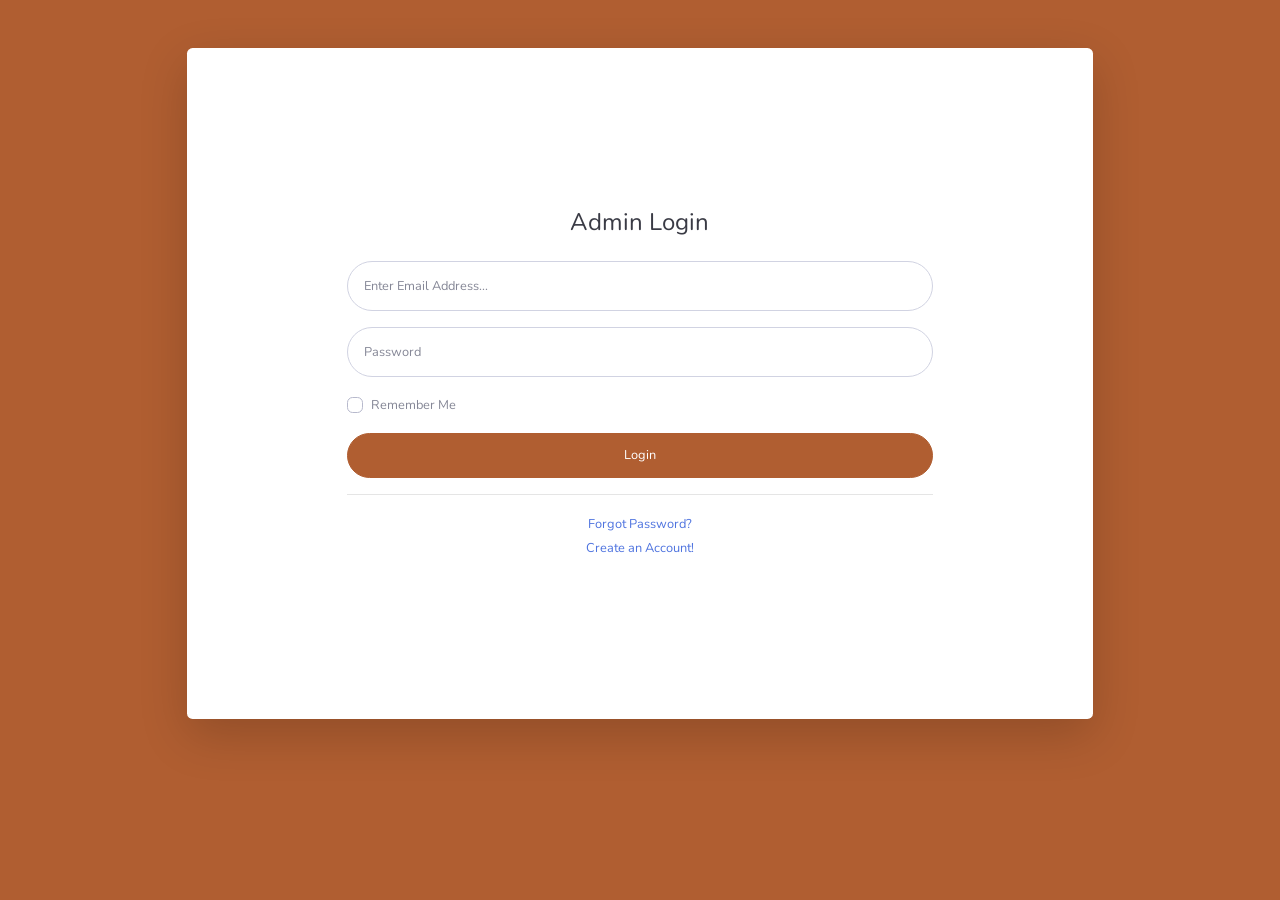
<file: admin/bookings.html>
<!DOCTYPE html>
<html lang="en">

<head>

    <meta charset="utf-8">
    <meta http-equiv="X-UA-Compatible" content="IE=edge">
    <meta name="viewport" content="width=device-width, initial-scale=1, shrink-to-fit=no">
    <meta name="description" content="">
    <meta name="author" content="">

    <title>Flavora Admin - Dashboard</title>

    <!-- Custom fonts for this template-->
    <link href="vendor/fontawesome-free/css/all.min.css" rel="stylesheet" type="text/css">
    <link
        href="https://fonts.googleapis.com/css?family=Nunito:200,200i,300,300i,400,400i,600,600i,700,700i,800,800i,900,900i"
        rel="stylesheet">

    <!-- Custom styles for this template-->
    <link href="css/sb-admin-2.css" rel="stylesheet">
    <script src="js_admin/auth_gaurd.js"></script>

</head>

<body id="page-top">

    <!-- Page Wrapper -->
    <div id="wrapper">

        <!-- Sidebar -->
        <ul class="navbar-nav bg-gradient-primary sidebar sidebar-dark accordion" id="accordionSidebar">

            <!-- Sidebar - Brand -->
            <a class="sidebar-brand d-flex align-items-center justify-content-center" href="index.html">
                <div class="sidebar-brand-icon">
                    <i class="fas fa-utensils"></i>
                </div>
                <div class="sidebar-brand-text mx-3">Flavora Admin</div>
            </a>

            <!-- Divider -->
            <hr class="sidebar-divider my-0">

            <!-- Nav Item - Dashboard -->
            <li class="nav-item">
                <a class="nav-link collapsed" href="index.html">
                    <i class="fas fa-fw fa-tachometer-alt"></i>
                    <span>Dashboard</span></a>
            </li>

            <!-- Divider -->
            <hr class="sidebar-divider">

            <!-- Heading -->
            <div class="sidebar-heading">
                Management
            </div>

            <!-- Nav Item - Banners -->
            <li class="nav-item">
                <a class="nav-link collapsed" href="banners.html">
                    <i class="fas fa-image"></i>
                    <span>Banners</span>
                </a>
            </li>

            <!-- Nav Item - Menu -->
            <li class="nav-item ">
                <a class="nav-link collapsed" href="menu.html">
                    <i class="fas fa-hamburger"></i>
                    <span>Menu</span>
                </a>
            </li>
            <!--Nav Item - Chefs-->
            <li class="nav-item">
                <a class="nav-link collapsed" href="chefs.html">
                    <i class="fas fa-crown"></i>
                    <span>Chefs</span>
                </a>
            </li>
            <!--Nav Item - Reservations-->
            <li class="nav-item">
                <a class="nav-link collapsed" href="reservations.html">
                    <i class="fas fa-utensils"></i>
                    <span>Reservations</span>
                </a>
            </li>
            <!--Nav Item - Contact Messages-->
            <li class="nav-item">
                <a class="nav-link collapsed" href="reviews.html">
                    <i class="fas fa-envelope"></i>
                    <span>Reviews</span>
                </a>
            </li>

            <!-- Divider -->
            <hr class="sidebar-divider">

            <!-- Sidebar Toggler (Sidebar) -->
            <div class="text-center d-none d-md-inline">
                <button class="rounded-circle border-0" id="sidebarToggle"></button>
            </div>

        </ul>
        <!-- End of Sidebar -->

        <!-- Content Wrapper -->
        <div id="content-wrapper" class="d-flex flex-column">

            <!-- Main Content -->
            <div id="content">

                <!-- Topbar -->
                <nav class="navbar navbar-expand navbar-light bg-white topbar mb-4 static-top shadow">

                    <!-- Sidebar Toggle (Topbar) -->
                    <button id="sidebarToggleTop" class="btn btn-link d-md-none rounded-circle mr-3">
                        <i class="fa fa-bars"></i>
                    </button>

                    <!-- Topbar Search -->
                    <form
                        class="d-none d-sm-inline-block form-inline mr-auto ml-md-3 my-2 my-md-0 mw-100 navbar-search">
                        <div class="input-group">
                            <input type="text" class="form-control bg-light border-0 small" placeholder="Search for..."
                                aria-label="Search" aria-describedby="basic-addon2">
                            <div class="input-group-append">
                                <button class="btn btn-primary" type="button">
                                    <i class="fas fa-search fa-sm"></i>
                                </button>
                            </div>
                        </div>
                    </form>

                    <!-- Topbar Navbar -->
                    <ul class="navbar-nav ml-auto">

                        <!-- Nav Item - Search Dropdown (Visible Only XS) -->
                        <li class="nav-item dropdown no-arrow d-sm-none">
                            <a class="nav-link dropdown-toggle" href="#" id="searchDropdown" role="button"
                                data-toggle="dropdown" aria-haspopup="true" aria-expanded="false">
                                <i class="fas fa-search fa-fw"></i>
                            </a>

                        </li>

                        <div class="topbar-divider d-none d-sm-block"></div>

                        <!-- Nav Item - User Information -->
                        <li class="nav-item dropdown no-arrow">
                            <a class="nav-link dropdown-toggle" href="#" id="userDropdown" role="button"
                                data-toggle="dropdown" aria-haspopup="true" aria-expanded="false">
                                <span id="profilename" class="mr-2 d-none d-lg-inline text-gray-600 small">Admin</span>
                                <img class="img-profile rounded-circle" src="img/undraw_profile.svg">
                            </a>
                            <!-- Dropdown - User Information -->
                            <div class="dropdown-menu dropdown-menu-right shadow animated--grow-in"
                                aria-labelledby="userDropdown">
                                <a class="dropdown-item" id="profilePage">
                                    <i class="fas fa-user fa-sm fa-fw mr-2 text-gray-400"></i>
                                    Profile
                                </a>
                                <a class="dropdown-item" href="#">
                                    <i class="fas fa-cogs fa-sm fa-fw mr-2 text-gray-400"></i>
                                    Settings
                                </a>
                                <a class="dropdown-item" href="#">
                                    <i class="fas fa-list fa-sm fa-fw mr-2 text-gray-400"></i>
                                    Activity Log
                                </a>
                                <div class="dropdown-divider"></div>
                                <a class="dropdown-item" href="#" data-toggle="modal" data-target="#logoutModal">
                                    <i class="fas fa-sign-out-alt fa-sm fa-fw mr-2 text-gray-400"></i>
                                    Logout
                                </a>
                            </div>
                        </li>

                    </ul>

                </nav>
                <!-- End of Topbar -->
                <div class="container-fluid">
                    <div class="d-sm-flex align-items-center justify-content-between mb-4">
                        <h1 class="h3 mb-0 text-gray-800">Bookings</h1>
                    </div>
                </div>
                <!--Menu Table-->
                <div class="card shadow mb-4">
                    <div class="card-header py-3">
                        <h6 class="m-0 font-weight-bold text-primary">All Bookings</h6>
                    </div>
                    <div class="card-body">
                        <div class="table-responsive">
                            <table class="table table-bordered" id="dataTable" width="100%" cellspacing="0">
                                <thead>
                                    <tr>
                                        <th>Reservation id</th>
                                        <th>Name</th>
                                        <th>Date</th>
                                        <th>Time</th>
                                        <th>Table Number</th>
                                        <th>Menu Items</th>
                                        <th>Special Requests</th>
                                        <th>Print Invoice</th>
                                    </tr>
                                </thead>

                                <tbody>
                                    <tr>
                                        <td colspan="10" class="text-center py-5">
                                            <i class="fas fa-spinner fa-spin fa-2x text-primary"></i>
                                            <p>Loading...</p>
                                        </td>
                                    </tr>
                                </tbody>
                            </table>
                        </div>
                        </table>
                    </div>
                    <!-- Add this pagination block here -->
                    <div class="d-flex justify-content-between align-items-center mt-3 px-5 pb-3">
                        <div class="text-secondary" id="pagination-info">Showing 0 of 0</div>
                        <ul class="pagination mb-0" id="pagination-controls"></ul>
                    </div>
                </div>
            </div>

        </div>
    </div>
    </div>
    </div>
    </div>

    <div class="modal fade" id="printMenuModal" tabindex="-1" role="dialog" aria-labelledby="exampleModalCenterTitle"
        aria-hidden="true">
        <div class="modal-dialog modal-dialog-centered" role="document">
            <div class="modal-content">
                <div class="modal-header">
                    <h5 class="modal-title" id="print-menu-title">Print Invoice</h5>
                    <button type="button" class="close" data-dismiss="modal" aria-label="Close">
                        <span aria-hidden="true">&times;</span>
                    </button>
                </div>
                <div class="modal-body">
                    <form class="print-menu-form" id="menuInvoice">
                        <div class="form-group">
                            <label for="res_id">Reservation Id :</label>
                            <p class="form-control" id="res_id"></p>
                        </div>
                        <div class="form-group">
                            <label for="table_number">Table Number:</label>
                            <p class="form-control" id="table_number"></p>
                        </div>
                        <div class="container" id="listedItems">
                            <h5 style="text-decoration: underline; margin-bottom: 5px;">Items Ordered</h5>
                            <span><b>Chicken Pasta</b> x 2</span><br>
                            <span><b>Veg Pizza</b> x 1</span><br>
                            <span><b>Long Island Iced Tea</b> x 2</span><br>
                        </div>
                    </form>
                </div>
                <div class="modal-footer">
                    <button type="button" class="btn btn-secondary" data-dismiss="modal">Close</button>
                    <button type="button" class="btn btn-primary" id="printInvoiceBtn">Print</button>
                </div>
            </div>
        </div>
    </div>
    <div class="modal fade" id="logoutModal" tabindex="-1" role="dialog" aria-labelledby="exampleModalLabel"
        aria-hidden="true">
        <div class="modal-dialog" role="document">
            <div class="modal-content">
                <div class="modal-header">
                    <h5 class="modal-title" id="exampleModalLabel">Ready to Leave?</h5>
                    <button class="close" type="button" data-dismiss="modal" aria-label="Close">
                        <span aria-hidden="true">×</span>
                    </button>
                </div>
                <div class="modal-body">Select "Logout" below if you are ready to end your current session.
                </div>
                <div class="modal-footer">
                    <button class="btn btn-secondary" type="button" data-dismiss="modal">Cancel</button>
                    <a class="btn btn-primary" href="#" onclick="logout(event)">Logout</a>
                </div>
            </div>
        </div>
    </div>


    <!-- Bootstrap core JavaScript-->
    <script src="vendor/jquery/jquery.min.js"></script>
    <script src="vendor/bootstrap/js/bootstrap.bundle.min.js"></script>

    <!-- Core plugin JavaScript-->
    <script src="vendor/jquery-easing/jquery.easing.min.js"></script>

    <!-- Custom scripts for all pages-->
    <script src="js/sb-admin-2.min.js"></script>

    <!-- Page level plugins -->
    <script src="vendor/chart.js/Chart.min.js"></script>

    <!-- Page level custom scripts -->
    <script src="js/demo/chart-area-demo.js"></script>
    <script src="js/demo/chart-pie-demo.js"></script>
    <script src="js_admin/load_profile.js"></script>
    <script src="js_admin/render_pagination.js"></script>
    <script src="js_admin/bookings.js"></script>

</body>
</file>
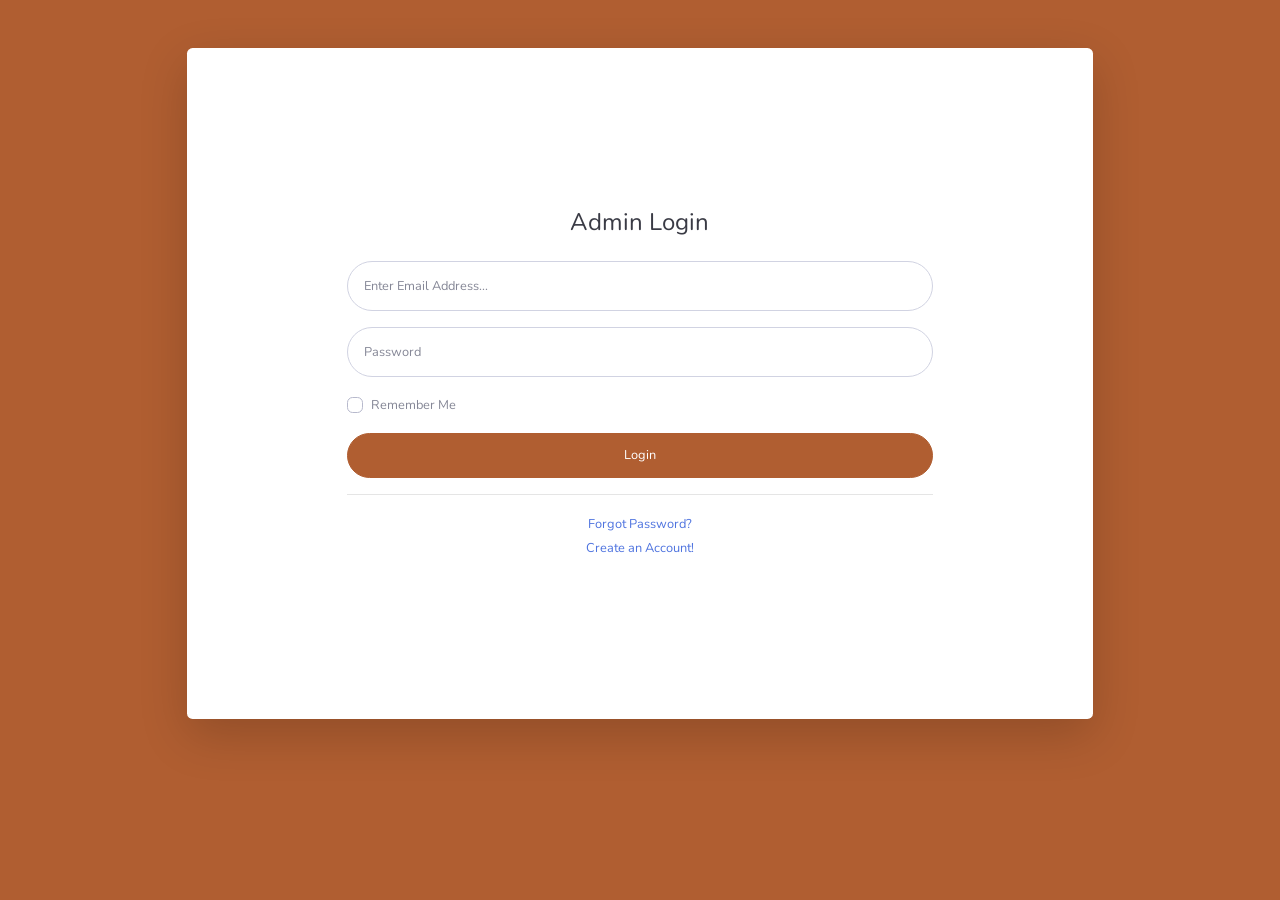
<file: admin/chefs.html>
<!DOCTYPE html>
<html lang="en">

<head>

    <meta charset="utf-8">
    <meta http-equiv="X-UA-Compatible" content="IE=edge">
    <meta name="viewport" content="width=device-width, initial-scale=1, shrink-to-fit=no">
    <meta name="description" content="">
    <meta name="author" content="">

    <title>Flavora Admin - Dashboard</title>

    <!-- Custom fonts for this template-->
    <link href="vendor/fontawesome-free/css/all.min.css" rel="stylesheet" type="text/css">
    <link
        href="https://fonts.googleapis.com/css?family=Nunito:200,200i,300,300i,400,400i,600,600i,700,700i,800,800i,900,900i"
        rel="stylesheet">

    <!-- Custom styles for this template-->
    <link href="css/sb-admin-2.css" rel="stylesheet">
    <script src="js_admin/auth_gaurd.js"></script>

</head>

<body id="page-top">

    <!-- Page Wrapper -->
    <div id="wrapper">

        <!-- Sidebar -->
        <ul class="navbar-nav bg-gradient-primary sidebar sidebar-dark accordion" id="accordionSidebar">

            <!-- Sidebar - Brand -->
            <a class="sidebar-brand d-flex align-items-center justify-content-center" href="index.html">
                <div class="sidebar-brand-icon">
                    <i class="fas fa-utensils"></i>
                </div>
                <div class="sidebar-brand-text mx-3">Flavora Admin</div>
            </a>

            <!-- Divider -->
            <hr class="sidebar-divider my-0">

            <!-- Nav Item - Dashboard -->
            <li class="nav-item">
                <a class="nav-link collapsed" href="index.html">
                    <i class="fas fa-fw fa-tachometer-alt"></i>
                    <span>Dashboard</span></a>
            </li>

            <!-- Divider -->
            <hr class="sidebar-divider">

            <!-- Heading -->
            <div class="sidebar-heading">
                Management
            </div>

            <!-- Nav Item - Banners -->
            <li class="nav-item">
                <a class="nav-link collapsed" href="banners.html">
                    <i class="fas fa-image"></i>
                    <span>Banners</span>
                </a>
            </li>

            <!-- Nav Item - Menu -->
            <li class="nav-item ">
                <a class="nav-link collapsed" href="menu.html">
                    <i class="fas fa-hamburger"></i>
                    <span>Menu</span>
                </a>
            </li>
            <!--Nav Item - Chefs-->
            <li class="nav-item active">
                <a class="nav-link " href="chefs.html">
                    <i class="fas fa-crown"></i>
                    <span>Chefs</span>
                </a>
            </li>
            <!--Nav Item - Reservations-->
            <li class="nav-item">
                <a class="nav-link collapsed" href="reservations.html">
                    <i class="fas fa-utensils"></i>
                    <span>Reservations</span>
                </a>
            </li>
            <!--Nav Item - Contact Messages-->
            <li class="nav-item">
                <a class="nav-link collapsed" href="contact.html">
                    <i class="fas fa-envelope"></i>
                    <span>Messages</span>
                </a>
            </li>

            <!-- Divider -->
            <hr class="sidebar-divider">

            <!-- Sidebar Toggler (Sidebar) -->
            <div class="text-center d-none d-md-inline">
                <button class="rounded-circle border-0" id="sidebarToggle"></button>
            </div>

        </ul>
        <!-- End of Sidebar -->

        <!-- Content Wrapper -->
        <div id="content-wrapper" class="d-flex flex-column">

            <!-- Main Content -->
            <div id="content">

                <!-- Topbar -->
                <nav class="navbar navbar-expand navbar-light bg-white topbar mb-4 static-top shadow">

                    <!-- Sidebar Toggle (Topbar) -->
                    <button id="sidebarToggleTop" class="btn btn-link d-md-none rounded-circle mr-3">
                        <i class="fa fa-bars"></i>
                    </button>

                    <!-- Topbar Search -->
                    <form
                        class="d-none d-sm-inline-block form-inline mr-auto ml-md-3 my-2 my-md-0 mw-100 navbar-search">
                        <div class="input-group">
                            <input type="text" class="form-control bg-light border-0 small" placeholder="Search for..."
                                aria-label="Search" aria-describedby="basic-addon2">
                            <div class="input-group-append">
                                <button class="btn btn-primary" type="button">
                                    <i class="fas fa-search fa-sm"></i>
                                </button>
                            </div>
                        </div>
                    </form>

                    <!-- Topbar Navbar -->
                    <ul class="navbar-nav ml-auto">

                        <!-- Nav Item - Search Dropdown (Visible Only XS) -->
                        <li class="nav-item dropdown no-arrow d-sm-none">
                            <a class="nav-link dropdown-toggle" href="#" id="searchDropdown" role="button"
                                data-toggle="dropdown" aria-haspopup="true" aria-expanded="false">
                                <i class="fas fa-search fa-fw"></i>
                            </a>

                        </li>

                        <div class="topbar-divider d-none d-sm-block"></div>

                        <!-- Nav Item - User Information -->
                        <li class="nav-item dropdown no-arrow">
                            <a class="nav-link dropdown-toggle" href="#" id="userDropdown" role="button"
                                data-toggle="dropdown" aria-haspopup="true" aria-expanded="false">
                                <span id="profilename" class="mr-2 d-none d-lg-inline text-gray-600 small">Admin</span>
                                <img class="img-profile rounded-circle" src="img/undraw_profile.svg">
                            </a>
                            <!-- Dropdown - User Information -->
                            <div class="dropdown-menu dropdown-menu-right shadow animated--grow-in"
                                aria-labelledby="userDropdown">
                                <a class="dropdown-item" id="profilePage">
                                    <i class="fas fa-user fa-sm fa-fw mr-2 text-gray-400"></i>
                                    Profile
                                </a>
                                <a class="dropdown-item" href="#">
                                    <i class="fas fa-cogs fa-sm fa-fw mr-2 text-gray-400"></i>
                                    Settings
                                </a>
                                <a class="dropdown-item" href="#">
                                    <i class="fas fa-list fa-sm fa-fw mr-2 text-gray-400"></i>
                                    Activity Log
                                </a>
                                <div class="dropdown-divider"></div>
                                <a class="dropdown-item" href="#" data-toggle="modal" data-target="#logoutModal">
                                    <i class="fas fa-sign-out-alt fa-sm fa-fw mr-2 text-gray-400"></i>
                                    Logout
                                </a>
                            </div>
                        </li>

                    </ul>

                </nav>
                <!-- End of Topbar -->
                <div class="container-fluid">
                    <div class="d-sm-flex align-items-center justify-content-between mb-4">
                        <h1 class="h3 mb-0 text-gray-800">Chefs</h1>
                        <a href="#" class="btn btn-primary btn-sm" data-toggle="modal" data-target="#addChefModal">
                            <i class="fas fa-plus fa-sm text-white"></i> Add New Chef
                        </a>

                    </div>
                </div>
                <!--Menu Table-->
                <div class="card shadow mb-4 reservation-table">
                    <div class="card-header py-3 d-flex align-items-center justify-content-between">
                        <h6 class="m-0 font-weight-bold text-primary">All Chefs</h6>

                    </div>
                    <div class="card-body">
                        <div class="table-responsive">
                            <table class="table table-bordered" id="dataTable" width="100%" cellspacing="0">
                                <thead>
                                    <tr>
                                        <th>Id</th>
                                        <th>Name</th>
                                        <th>Specialty</th>
                                        <th>Description</th>
                                        <th>Image Url</th>
                                        <th>Display Order</th>
                                        <th>Status</th>
                                        <th>Head Chef</th>
                                        <th>Action</th>
                                    </tr>
                                </thead>
                                <tbody>
                                    <tr>
                                        <td colspan="10" class="text-center py-5">
                                            <i class="fas fa-spinner fa-spin fa-2x text-primary"></i>
                                            <p>Loading...</p>
                                        </td>
                                    </tr>
                                </tbody>
                            </table>
                        </div>
                    </div>
                </div>

            </div>
        </div>
    </div>

    <!-- Modal -->
    <div class="modal fade" id="addChefModal" tabindex="-1" role="dialog" aria-labelledby="exampleModalCenterTitle"
        aria-hidden="true">
        <div class="modal-dialog modal-dialog-centered" role="document">
            <div class="modal-content">
                <div class="modal-header">
                    <h5 class="modal-title" id="exampleModalLongTitle">Add New Chef</h5>
                    <button type="button" class="close" data-dismiss="modal" aria-label="Close">
                        <span aria-hidden="true">&times;</span>
                    </button>
                </div>
                <div class="modal-body">
                    <form class="new-banner-form">
                        <div class="form-group">
                            <label for="chef_name">Name:</label>
                            <input type="text" class="form-control" id="chef_name" placeholder="Chef Name">
                        </div>
                        <div class="form-group">
                            <label for="specialty">Specialty:</label>
                            <input type="text" class="form-control" id="specialty" placeholder="Specialty">
                        </div>
                        <div class="form-group">
                            <label for="display_order">Display Order:</label>
                            <input type="number" class="form-control" id="display_order" placeholder="0">
                        </div>
                        <div class="form-group">
                            <label for="chef_description">Description:</label>
                            <textarea class="form-control" id="chef_description" placeholder="Description"></textarea>
                        </div>

                        <div class="form-group">
                            <label for="chef_images">Image:</label>
                            <input type="file" class="form-control" id="chef_images" name="chef_images"
                                accept="image/*">
                        </div>
                        <div class="form-group">
                            <label for="chef_status">Status:</label>
                            <select class="form-control" id="chef_status">
                                <option value="available">Available</option>
                                <option value="unavailable">Unavailable</option>
                            </select>
                    </form>
                </div>
                <div class="modal-footer">
                    <button type="button" class="btn btn-secondary" data-dismiss="modal">Close</button>
                    <button type="button" class="btn btn-primary" id="saveBannerBtn">Save changes</button>
                </div>
            </div>


        </div>

    </div>
    <div class="modal fade" id="logoutModal" tabindex="-1" role="dialog" aria-labelledby="exampleModalLabel"
        aria-hidden="true">
        <div class="modal-dialog" role="document">
            <div class="modal-content">
                <div class="modal-header">
                    <h5 class="modal-title" id="exampleModalLabel">Ready to Leave?</h5>
                    <button class="close" type="button" data-dismiss="modal" aria-label="Close">
                        <span aria-hidden="true">×</span>
                    </button>
                </div>
                <div class="modal-body">Select "Logout" below if you are ready to end your current session.
                </div>
                <div class="modal-footer">
                    <button class="btn btn-secondary" type="button" data-dismiss="modal">Cancel</button>
                    <a class="btn btn-primary" href="#" onclick="logout(event)">Logout</a>
                </div>
            </div>
        </div>
    </div>
    </div>
    </div>
    <!-- Bootstrap core JavaScript-->
    <script src="vendor/jquery/jquery.min.js"></script>
    <script src="vendor/bootstrap/js/bootstrap.bundle.min.js"></script>

    <!-- Core plugin JavaScript-->
    <script src="vendor/jquery-easing/jquery.easing.min.js"></script>

    <!-- Custom scripts for all pages-->
    <script src="js/sb-admin-2.min.js"></script>

    <!-- Page level plugins -->
    <script src="vendor/chart.js/Chart.min.js"></script>

    <!-- Page level custom scripts -->
    <script src="js/demo/chart-area-demo.js"></script>
    <script src="js/demo/chart-pie-demo.js"></script>

    <script src="js_admin/load_profile.js"></script>

    <script src="js_admin/chef.js"></script>
</body>
</file>
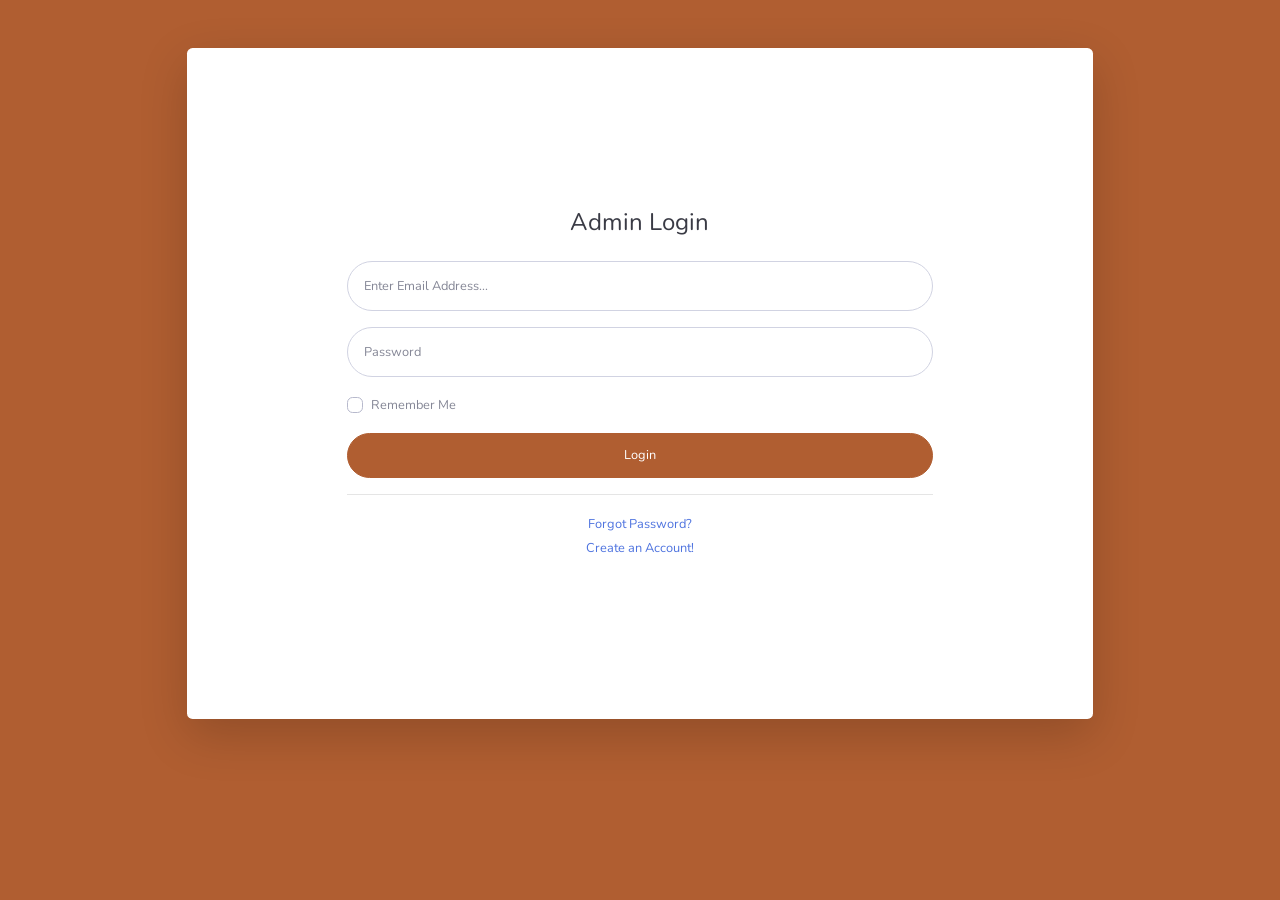
<file: admin/login.html>
<!DOCTYPE html>
<html lang="en">

<head>

    <meta charset="utf-8">
    <meta http-equiv="X-UA-Compatible" content="IE=edge">
    <meta name="viewport" content="width=device-width, initial-scale=1, shrink-to-fit=no">
    <meta name="description" content="">
    <meta name="author" content="">

    <title>Flavora Admin Login</title>

    <!-- Custom fonts for this template-->
    <link href="vendor/fontawesome-free/css/all.min.css" rel="stylesheet" type="text/css">
    <link
        href="https://fonts.googleapis.com/css?family=Nunito:200,200i,300,300i,400,400i,600,600i,700,700i,800,800i,900,900i"
        rel="stylesheet">

    <!-- Custom styles for this template-->
    <link href="css/sb-admin-2.css" rel="stylesheet">

</head>

<body class="bg-gradient-primary">

    <div class="container">

        <!-- Outer Row -->
        <div class="row justify-content-center">

            <div class="col-xl-10 col-lg-12 col-md-9">

                <div class="card o-hidden border-0 shadow-lg my-5">
                    <div class="card-body p-0">
                        <!-- Nested Row within Card Body -->
                        <div class="row">
                            <div class="col-lg-12">
                                <div class="admin-padding" style="padding: 10rem;">
                                    <div class="text-center">
                                        <h1 class="h4 text-gray-900 mb-4">Admin Login</h1>
                                    </div>
                                    <form class="user">
                                        <div class="form-group">
                                            <input type="email" class="form-control form-control-user"
                                                id="exampleInputEmail" aria-describedby="emailHelp"
                                                placeholder="Enter Email Address...">
                                        </div>
                                        <div class="form-group">
                                            <input type="password" class="form-control form-control-user"
                                                id="exampleInputPassword" placeholder="Password">
                                        </div>
                                        <div class="form-group">
                                            <div class="custom-control custom-checkbox small">
                                                <input type="checkbox" class="custom-control-input" id="customCheck">
                                                <label class="custom-control-label" for="customCheck">Remember
                                                    Me</label>
                                            </div>
                                        </div>
                                        <a href="index.html" class="btn btn-primary btn-user btn-block">
                                            Login
                                        </a>
                                    </form>
                                    <hr>
                                    <div class="text-center">
                                        <a class="small" href="forgot-password.html">Forgot Password?</a>
                                    </div>
                                    <div class="text-center">
                                        <a class="small" href="register.html">Create an Account!</a>
                                    </div>
                                </div>
                            </div>
                        </div>
                    </div>
                </div>

            </div>

        </div>

    </div>

    <!-- Bootstrap core JavaScript-->
    <script src="vendor/jquery/jquery.min.js"></script>
    <script src="vendor/bootstrap/js/bootstrap.bundle.min.js"></script>

    <!-- Core plugin JavaScript-->
    <script src="vendor/jquery-easing/jquery.easing.min.js"></script>

    <!-- Custom scripts for all pages-->
    <script src="js/sb-admin-2.min.js"></script>

</body>

</html>
</file>
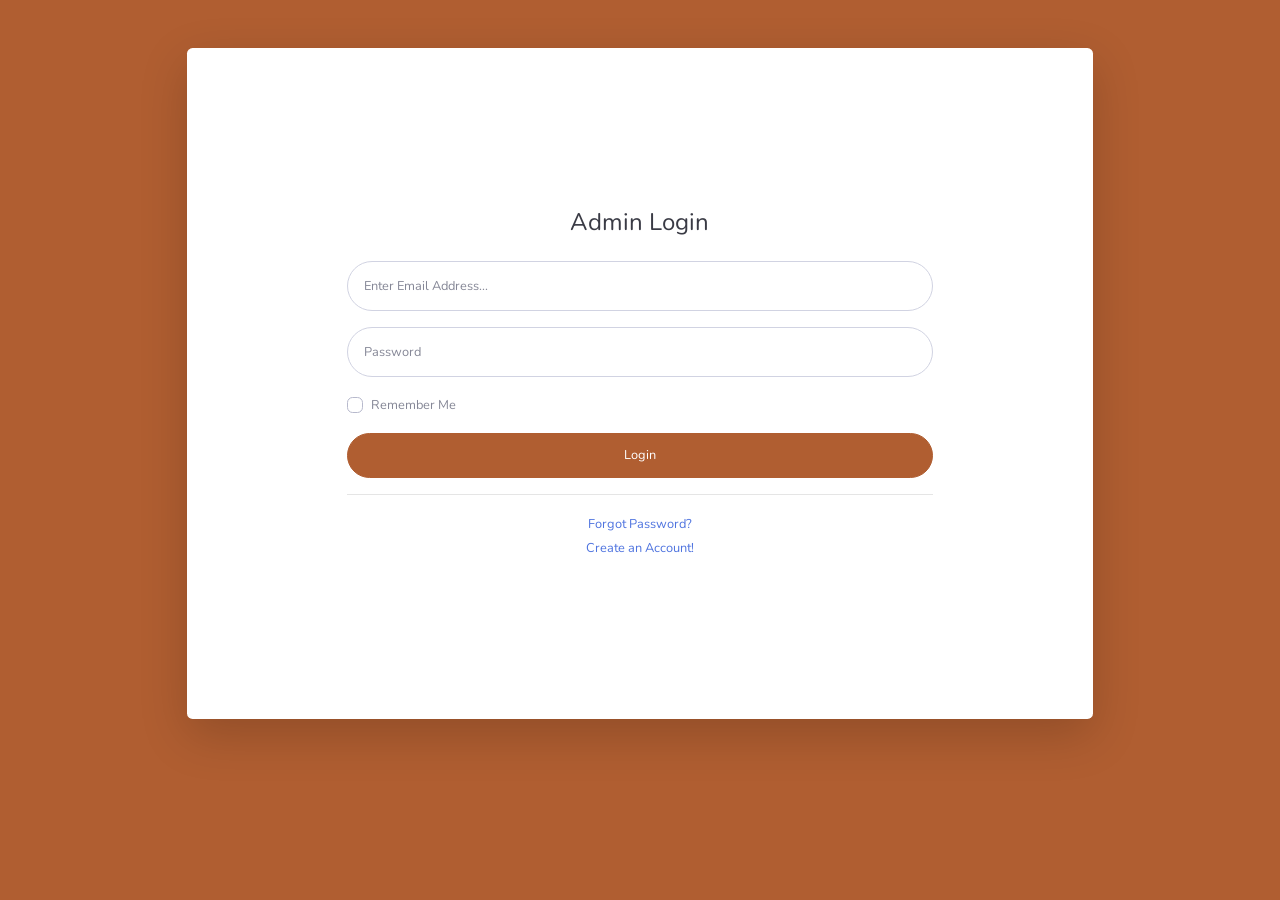
<file: admin/menu.html>
<!DOCTYPE html>
<html lang="en">

<head>

    <meta charset="utf-8">
    <meta http-equiv="X-UA-Compatible" content="IE=edge">
    <meta name="viewport" content="width=device-width, initial-scale=1, shrink-to-fit=no">
    <meta name="description" content="">
    <meta name="author" content="">

    <title>Flavora Admin - Dashboard</title>

    <!-- Custom fonts for this template-->
    <link href="vendor/fontawesome-free/css/all.min.css" rel="stylesheet" type="text/css">
    <link
        href="https://fonts.googleapis.com/css?family=Nunito:200,200i,300,300i,400,400i,600,600i,700,700i,800,800i,900,900i"
        rel="stylesheet">

    <!-- Custom styles for this template-->
    <link href="css/sb-admin-2.css" rel="stylesheet">
    <script src="js_admin/auth_gaurd.js"></script>

</head>

<body id="page-top">

    <!-- Page Wrapper -->
    <div id="wrapper">

        <!-- Sidebar -->
        <ul class="navbar-nav bg-gradient-primary sidebar sidebar-dark accordion" id="accordionSidebar">

            <!-- Sidebar - Brand -->
            <a class="sidebar-brand d-flex align-items-center justify-content-center" href="index.html">
                <div class="sidebar-brand-icon">
                    <i class="fas fa-utensils"></i>
                </div>
                <div class="sidebar-brand-text mx-3">Flavora Admin</div>
            </a>

            <!-- Divider -->
            <hr class="sidebar-divider my-0">

            <!-- Nav Item - Dashboard -->
            <li class="nav-item">
                <a class="nav-link collapsed" href="index.html">
                    <i class="fas fa-fw fa-tachometer-alt"></i>
                    <span>Dashboard</span></a>
            </li>

            <!-- Divider -->
            <hr class="sidebar-divider">

            <!-- Heading -->
            <div class="sidebar-heading">
                Management
            </div>

            <!-- Nav Item - Banners -->
            <li class="nav-item">
                <a class="nav-link collapsed" href="banners.html">
                    <i class="fas fa-image"></i>
                    <span>Banners</span>
                </a>
            </li>

            <!-- Nav Item - Menu -->
            <li class="nav-item active">
                <a class="nav-link" href="menu.html">
                    <i class="fas fa-hamburger"></i>
                    <span>Menu</span>
                </a>
            </li>
            <!--Nav Item - Chefs-->
            <li class="nav-item">
                <a class="nav-link collapsed" href="chefs.html">
                    <i class="fas fa-crown"></i>
                    <span>Chefs</span>
                </a>
            </li>
            <!--Nav Item - Reservations-->
            <li class="nav-item">
                <a class="nav-link collapsed" href="reservations.html">
                    <i class="fas fa-utensils"></i>
                    <span>Reservations</span>
                </a>
            </li>
            <!--Nav Item - Contact Messages-->
            <li class="nav-item">
                <a class="nav-link collapsed" href="reviews.html">
                    <i class="fas fa-envelope"></i>
                    <span>Reviews</span>
                </a>
            </li>

            <!-- Divider -->
            <hr class="sidebar-divider">

            <!-- Sidebar Toggler (Sidebar) -->
            <div class="text-center d-none d-md-inline">
                <button class="rounded-circle border-0" id="sidebarToggle"></button>
            </div>

        </ul>
        <!-- End of Sidebar -->

        <!-- Content Wrapper -->
        <div id="content-wrapper" class="d-flex flex-column">

            <!-- Main Content -->
            <div id="content">

                <!-- Topbar -->
                <nav class="navbar navbar-expand navbar-light bg-white topbar mb-4 static-top shadow">

                    <!-- Sidebar Toggle (Topbar) -->
                    <button id="sidebarToggleTop" class="btn btn-link d-md-none rounded-circle mr-3">
                        <i class="fa fa-bars"></i>
                    </button>

                    <!-- Topbar Search -->
                    <form
                        class="d-none d-sm-inline-block form-inline mr-auto ml-md-3 my-2 my-md-0 mw-100 navbar-search">
                        <div class="input-group">
                            <input type="text" class="form-control bg-light border-0 small" placeholder="Search for..."
                                aria-label="Search" aria-describedby="basic-addon2">
                            <div class="input-group-append">
                                <button class="btn btn-primary" type="button">
                                    <i class="fas fa-search fa-sm"></i>
                                </button>
                            </div>
                        </div>
                    </form>

                    <!-- Topbar Navbar -->
                    <ul class="navbar-nav ml-auto">

                        <!-- Nav Item - Search Dropdown (Visible Only XS) -->
                        <li class="nav-item dropdown no-arrow d-sm-none">
                            <a class="nav-link dropdown-toggle" href="#" id="searchDropdown" role="button"
                                data-toggle="dropdown" aria-haspopup="true" aria-expanded="false">
                                <i class="fas fa-search fa-fw"></i>
                            </a>

                        </li>

                        <div class="topbar-divider d-none d-sm-block"></div>

                        <!-- Nav Item - User Information -->
                        <li class="nav-item dropdown no-arrow">
                            <a class="nav-link dropdown-toggle" href="#" id="userDropdown" role="button"
                                data-toggle="dropdown" aria-haspopup="true" aria-expanded="false">
                                <span id="profilename" class="mr-2 d-none d-lg-inline text-gray-600 small">Admin</span>
                                <img class="img-profile rounded-circle" src="img/undraw_profile.svg">
                            </a>
                            <!-- Dropdown - User Information -->
                            <div class="dropdown-menu dropdown-menu-right shadow animated--grow-in"
                                aria-labelledby="userDropdown">
                                <a class="dropdown-item" id="profilePage">
                                    <i class="fas fa-user fa-sm fa-fw mr-2 text-gray-400"></i>
                                    Profile
                                </a>
                                <a class="dropdown-item" href="#">
                                    <i class="fas fa-cogs fa-sm fa-fw mr-2 text-gray-400"></i>
                                    Settings
                                </a>
                                <a class="dropdown-item" href="#">
                                    <i class="fas fa-list fa-sm fa-fw mr-2 text-gray-400"></i>
                                    Activity Log
                                </a>
                                <div class="dropdown-divider"></div>
                                <a class="dropdown-item" href="#" data-toggle="modal" data-target="#logoutModal">
                                    <i class="fas fa-sign-out-alt fa-sm fa-fw mr-2 text-gray-400"></i>
                                    Logout
                                </a>
                            </div>
                        </li>

                    </ul>

                </nav>
                <!-- End of Topbar -->
                <div class="container-fluid">
                    <div class="d-sm-flex align-items-center justify-content-between mb-4">
                        <h1 class="h3 mb-0 text-gray-800">Menu Items</h1>
                        <a href="#" class="btn btn-primary btn-sm" data-toggle="modal" data-target="#addMenuItemModal">
                            <i class="fas fa-plus fa-sm text-white"></i> Add Menu Item
                        </a>

                    </div>
                </div>
                <!--Menu Table-->
                <div class="card shadow mb-4 reservation-table">
                    <div class="card-header py-3 d-flex align-items-center justify-content-between">
                        <h6 class="m-0 font-weight-bold text-primary">All Menu Items</h6>
                        <div class="category-filter row">
                            <div class="col-md-2 mt-1"><i class="fas fa-filter"></i>
                            </div>
                            <div class="col-md-10">
                                <select class="form-control form-control-sm" style="width: auto;" id="category-filter">
                                    <option value="all">All Categories</option>
                                    <option value="starter">Starter</option>
                                    <option value="main">Main Course</option>
                                    <option value="dessert">Dessert</option>
                                    <option value="beverages">Beverages</option>
                                </select>

                            </div>
                        </div>
                    </div>
                    <div class="card-body">
                        <div class="table-responsive">
                            <table class="table table-bordered" id="dataTable" width="100%" cellspacing="0">
                                <thead>
                                    <tr>
                                        <th>Id</th>
                                        <th>Name</th>
                                        <th>Description</th>
                                        <th>Price</th>
                                        <th>Image Url</th>
                                        <th>Status</th>
                                        <th>Featured</th>
                                        <th>Category</th>
                                        <th>Action</th>
                                    </tr>
                                </thead>
                                <tbody>
                                    <tr>
                                        <td colspan="10" class="text-center py-5">
                                            <i class="fas fa-spinner fa-spin fa-2x text-primary"></i>
                                            <p>Loading...</p>
                                        </td>
                                    </tr>

                                </tbody>
                            </table>
                        </div>
                    </div>
                </div>

            </div>
        </div>
    </div>

    <!-- Modal -->
    <div class="modal fade" id="addMenuItemModal" tabindex="-1" role="dialog" aria-labelledby="exampleModalCenterTitle"
        aria-hidden="true">
        <div class="modal-dialog modal-dialog-centered" role="document">
            <div class="modal-content">
                <div class="modal-header">
                    <h5 class="modal-title" id="exampleModalLongTitle">Add New Item</h5>
                    <button type="button" class="close" data-dismiss="modal" aria-label="Close">
                        <span aria-hidden="true">&times;</span>
                    </button>
                </div>
                <div class="modal-body">
                    <form class="new-banner-form">
                        <div class="form-group">
                            <label for="item_name">Name:</label>
                            <input type="text" class="form-control" id="item_name" placeholder="Item Name">
                        </div>
                        <div class="form-group">
                            <label for="item_description">Description:</label>
                            <textarea class="form-control" id="item_description"
                                placeholder="Item Description"></textarea>
                        </div>
                        <div class="form-group">
                            <label for="item_price">Price:</label>
                            <input type="text" class="form-control" id="item_price" placeholder="Item Price">
                        </div>
                        <div class="form-group">
                            <label for="item_images">Image:</label>
                            <input type="file" class="form-control" id="item_images" name="item_images"
                                accept="image/*">
                            <div class="form-group">
                                <label for="item_category">Category:</label>
                                <select class="form-control" id="item_category">
                                    <option value="starter">Starter</option>
                                    <option value="maincourse">Main Course</option>
                                    <option value="dessert">Dessert</option>
                                    <option value="drinks">Drinks</option>
                                </select>
                            </div>
                            <div class="form-group">
                                <label for="item_status">Status:</label>
                                <select class="form-control" id="item_status">
                                    <option value="available">Available</option>
                                    <option value="unavailable">Unavailable</option>
                                </select>
                            </div>
                            <div class="form-group">
                                <label for="item_featured">Kitchen Highlights</label>
                                <select class="form-control" id="item_featured">]
                                    <option value="false">Regular Item</option>
                                    <option value="true">Feautured Item</option>
                                </select>
                            </div>
                        </div>
                    </form>
                </div>
                <div class="modal-footer">
                    <button type="button" class="btn btn-secondary" data-dismiss="modal">Close</button>
                    <button type="button" class="btn btn-primary" id="saveBannerBtn">Save changes</button>
                </div>
            </div>
        </div>
    </div>
    <!--Modal-->
    <div class="modal fade" id="logoutModal" tabindex="-1" role="dialog" aria-labelledby="exampleModalLabel"
        aria-hidden="true">
        <div class="modal-dialog" role="document">
            <div class="modal-content">
                <div class="modal-header">
                    <h5 class="modal-title" id="exampleModalLabel">Ready to Leave?</h5>
                    <button class="close" type="button" data-dismiss="modal" aria-label="Close">
                        <span aria-hidden="true">×</span>
                    </button>
                </div>
                <div class="modal-body">Select "Logout" below if you are ready to end your current session.
                </div>
                <div class="modal-footer">
                    <button class="btn btn-secondary" type="button" data-dismiss="modal">Cancel</button>
                    <a class="btn btn-primary" href="#" onclick="logout(event)">Logout</a>
                </div>
            </div>
        </div>
    </div>
    <!-- Bootstrap core JavaScript-->
    <script src="vendor/jquery/jquery.min.js"></script>
    <script src="vendor/bootstrap/js/bootstrap.bundle.min.js"></script>

    <!-- Core plugin JavaScript-->
    <script src="vendor/jquery-easing/jquery.easing.min.js"></script>

    <!-- Custom scripts for all pages-->
    <script src="js/sb-admin-2.min.js"></script>

    <!-- Page level plugins -->
    <script src="vendor/chart.js/Chart.min.js"></script>

    <!-- Page level custom scripts -->
    <script src="js/demo/chart-area-demo.js"></script>
    <script src="js/demo/chart-pie-demo.js"></script>

    <script src="js_admin/load_profile.js"></script>

    <script src="js_admin/menu.js"></script>
</body>
</file>
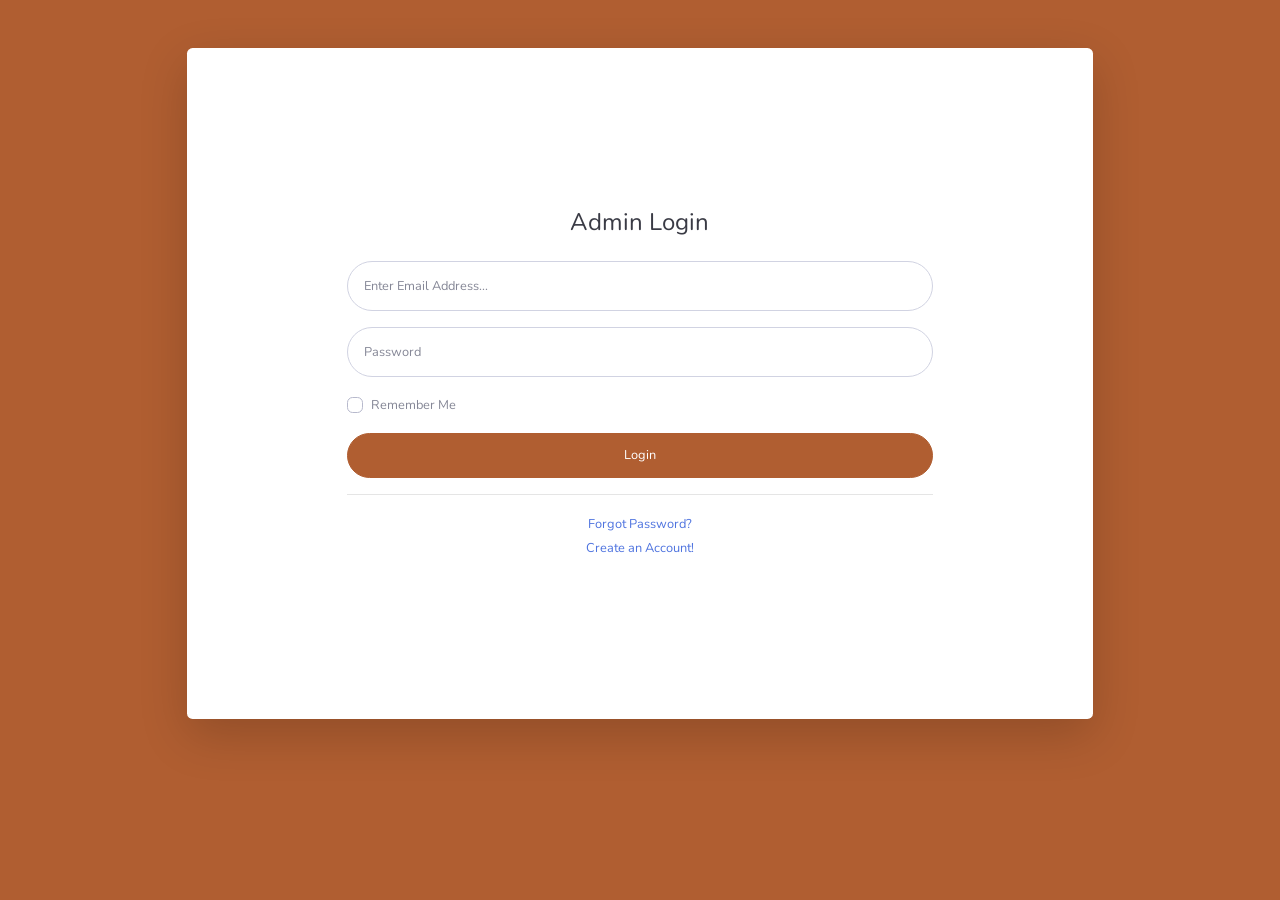
<file: admin/reservations.html>
<!DOCTYPE html>
<html lang="en">

<head>

    <meta charset="utf-8">
    <meta http-equiv="X-UA-Compatible" content="IE=edge">
    <meta name="viewport" content="width=device-width, initial-scale=1, shrink-to-fit=no">
    <meta name="description" content="">
    <meta name="author" content="">

    <title>Flavora Admin - Dashboard</title>

    <!-- Custom fonts for this template-->
    <link href="vendor/fontawesome-free/css/all.min.css" rel="stylesheet" type="text/css">
    <link
        href="https://fonts.googleapis.com/css?family=Nunito:200,200i,300,300i,400,400i,600,600i,700,700i,800,800i,900,900i"
        rel="stylesheet">

    <!-- Custom styles for this template-->
    <link href="css/sb-admin-2.css" rel="stylesheet">
    <script src="js_admin/auth_gaurd.js"></script>

</head>

<body id="page-top">

    <!-- Page Wrapper -->
    <div id="wrapper">

        <!-- Sidebar -->
        <ul class="navbar-nav bg-gradient-primary sidebar sidebar-dark accordion" id="accordionSidebar">

            <!-- Sidebar - Brand -->
            <a class="sidebar-brand d-flex align-items-center justify-content-center" href="index.html">
                <div class="sidebar-brand-icon">
                    <i class="fas fa-utensils"></i>
                </div>
                <div class="sidebar-brand-text mx-3">Flavora Admin</div>
            </a>

            <!-- Divider -->
            <hr class="sidebar-divider my-0">

            <!-- Nav Item - Dashboard -->
            <li class="nav-item">
                <a class="nav-link collapsed" href="index.html">
                    <i class="fas fa-fw fa-tachometer-alt"></i>
                    <span>Dashboard</span></a>
            </li>

            <!-- Divider -->
            <hr class="sidebar-divider">

            <!-- Heading -->
            <div class="sidebar-heading">
                Management
            </div>

            <!-- Nav Item - Banners -->
            <li class="nav-item">
                <a class="nav-link collapsed" href="banners.html">
                    <i class="fas fa-image"></i>
                    <span>Banners</span>
                </a>
            </li>

            <!-- Nav Item - Menu -->
            <li class="nav-item ">
                <a class="nav-link collapsed" href="menu.html">
                    <i class="fas fa-hamburger"></i>
                    <span>Menu</span>
                </a>
            </li>
            <!--Nav Item - Chefs-->
            <li class="nav-item">
                <a class="nav-link collapsed" href="chefs.html">
                    <i class="fas fa-crown"></i>
                    <span>Chefs</span>
                </a>
            </li>
            <!--Nav Item - Reservations-->
            <li class="nav-item active">
                <a class="nav-link collapsed" href="reservations.html">
                    <i class="fas fa-utensils"></i>
                    <span>Reservations</span>
                </a>
            </li>
            <!--Nav Item - Contact Messages-->
            <li class="nav-item">
                <a class="nav-link collapsed" href="reviews.html">
                    <i class="fas fa-envelope"></i>
                    <span>Reviews</span>
                </a>
            </li>

            <!-- Divider -->
            <hr class="sidebar-divider">

            <!-- Sidebar Toggler (Sidebar) -->
            <div class="text-center d-none d-md-inline">
                <button class="rounded-circle border-0" id="sidebarToggle"></button>
            </div>

        </ul>
        <!-- End of Sidebar -->

        <!-- Content Wrapper -->
        <div id="content-wrapper" class="d-flex flex-column">

            <!-- Main Content -->
            <div id="content">

                <!-- Topbar -->
                <nav class="navbar navbar-expand navbar-light bg-white topbar mb-4 static-top shadow">

                    <!-- Sidebar Toggle (Topbar) -->
                    <button id="sidebarToggleTop" class="btn btn-link d-md-none rounded-circle mr-3">
                        <i class="fa fa-bars"></i>
                    </button>

                    <!-- Topbar Search -->
                    <form
                        class="d-none d-sm-inline-block form-inline mr-auto ml-md-3 my-2 my-md-0 mw-100 navbar-search">
                        <div class="input-group">
                            <input type="text" class="form-control bg-light border-0 small" placeholder="Search for..."
                                aria-label="Search" aria-describedby="basic-addon2">
                            <div class="input-group-append">
                                <button class="btn btn-primary" type="button">
                                    <i class="fas fa-search fa-sm"></i>
                                </button>
                            </div>
                        </div>
                    </form>

                    <!-- Topbar Navbar -->
                    <ul class="navbar-nav ml-auto">

                        <!-- Nav Item - Search Dropdown (Visible Only XS) -->
                        <li class="nav-item dropdown no-arrow d-sm-none">
                            <a class="nav-link dropdown-toggle" href="#" id="searchDropdown" role="button"
                                data-toggle="dropdown" aria-haspopup="true" aria-expanded="false">
                                <i class="fas fa-search fa-fw"></i>
                            </a>

                        </li>

                        <div class="topbar-divider d-none d-sm-block"></div>

                        <!-- Nav Item - User Information -->
                        <li class="nav-item dropdown no-arrow">
                            <a class="nav-link dropdown-toggle" href="#" id="userDropdown" role="button"
                                data-toggle="dropdown" aria-haspopup="true" aria-expanded="false">
                                <span id="profilename" class="mr-2 d-none d-lg-inline text-gray-600 small">Admin</span>
                                <img class="img-profile rounded-circle" src="img/undraw_profile.svg">
                            </a>
                            <!-- Dropdown - User Information -->
                            <div class="dropdown-menu dropdown-menu-right shadow animated--grow-in"
                                aria-labelledby="userDropdown">
                                <a class="dropdown-item" id="profilePage">
                                    <i class="fas fa-user fa-sm fa-fw mr-2 text-gray-400"></i>
                                    Profile
                                </a>
                                <a class="dropdown-item" href="#">
                                    <i class="fas fa-cogs fa-sm fa-fw mr-2 text-gray-400"></i>
                                    Settings
                                </a>
                                <a class="dropdown-item" href="#">
                                    <i class="fas fa-list fa-sm fa-fw mr-2 text-gray-400"></i>
                                    Activity Log
                                </a>
                                <div class="dropdown-divider"></div>
                                <a class="dropdown-item" href="#" data-toggle="modal" data-target="#logoutModal">
                                    <i class="fas fa-sign-out-alt fa-sm fa-fw mr-2 text-gray-400"></i>
                                    Logout
                                </a>
                            </div>
                        </li>

                    </ul>

                </nav>
                <!-- End of Topbar -->
                <div class="container-fluid">
                    <div class="d-sm-flex align-items-center justify-content-between mb-4">
                        <h1 class="h3 mb-0 text-gray-800">Reservations</h1>
                        <span class="justify-content-between">
                            <a href="bookings.html">
                                <button class="btn btn-primary" id="BookingPageBtn">View Bookings</button>
                            </a>
                        </span>
                    </div>
                </div>
                <!--Reservation Table-->
                <div class="card shadow mb-4">
                    <div class="card-header py-3">
                        <h6 class="m-0 font-weight-bold text-primary">All Reservations</h6>
                    </div>
                    <div class="card-body">
                        <div class="table-responsive">
                            <table class="table table-bordered" id="dataTable" width="100%" cellspacing="0">
                                <thead>
                                    <tr>
                                        <th>id</th>
                                        <th>Name</th>
                                        <th>Phone</th>
                                        <th>Date</th>
                                        <th>Time</th>
                                        <th>Party Size</th>
                                        <th>Event Type</th>
                                        <th>Table Number</th>
                                        <th>Status</th>
                                        <th>Action</th>
                                    </tr>
                                </thead>

                                <tbody>
                                    <tr>
                                        <td colspan="10" class="text-center py-5">
                                            <i class="fas fa-spinner fa-spin fa-2x text-primary"></i>
                                            <p>Loading...</p>
                                        </td>
                                    </tr>

                                </tbody>
                            </table>
                        </div>
                        <div class="d-flex justify-content-between align-items-center mt-3">
                            <div class="text-secondary" id="pagination-info">Showing 0 of 0</div>
                            <ul class="pagination mb-0" id="pagination-controls"></ul>
                        </div>
                    </div>
                </div>
            </div>
        </div>
    </div>
    <!--View Modal-->
    <div class="modal fade" id="editReservationModal" tabindex="-1" role="dialog"
        aria-labelledby="exampleModalCenterTitle" aria-hidden="true">
        <div class="modal-dialog modal-dialog-centered" role="document">
            <div class="modal-content">
                <div class="modal-header">
                    <h5 class="modal-title" id="edit-reservation-title">Edit Reservation</h5>
                    <button type="button" class="close" data-dismiss="modal" aria-label="Close">
                        <span aria-hidden="true">&times;</span>
                    </button>
                </div>
                <div class="modal-body">
                    <form class="edit-reservation-form">
                        <div class="form-group">
                            <label for="name">Name:</label>
                            <p class="form-control" id="name"></p>
                        </div>
                        <div class="form-group">
                            <label for="phone">Phone:</label>
                            <p class="form-control" id="phone"></p>
                        </div>
                        <div class="form-group">
                            <label for="date">Date:</label>
                            <p class="form-control" id="date"></p>
                        </div>
                        <div class="form-group">
                            <label for="time">Time:</label>
                            <p class="form-control" id="time"></p>
                        </div>
                        <div class="form-group">
                            <label for="party_size">Party Size:</label>
                            <p class="form-control" id="party_size"></p>
                        </div>
                        <div class="form-group">
                            <label for="event_type">Event Type:</label>
                            <p class="form-control" id="event_type"></p>
                        </div>
                        <div class="form-group">
                            <label for="table-number">Table Number:</label>
                            <input type="text" class="form-control" id="table-number" placeholder="Enter Table Number">
                        </div>
                        <div class="form-group">
                            <label for="status">Status:</label>
                            <select class="form-control" id="status">
                                <option value="confirm">Confirm</option>
                                <option value="cancel">Cancel</option>
                            </select>

                        </div>
                    </form>
                </div>
                <div class="modal-footer">
                    <button type="button" class="btn btn-secondary" data-dismiss="modal">Close</button>
                    <button type="button" class="btn btn-primary" id="updateReservationBtn">Update</button>
                </div>
            </div>
        </div>
    </div>
    <div class="modal fade" id="logoutModal" tabindex="-1" role="dialog" aria-labelledby="exampleModalLabel"
        aria-hidden="true">
        <div class="modal-dialog" role="document">
            <div class="modal-content">
                <div class="modal-header">
                    <h5 class="modal-title" id="exampleModalLabel">Ready to Leave?</h5>
                    <button class="close" type="button" data-dismiss="modal" aria-label="Close">
                        <span aria-hidden="true">×</span>
                    </button>
                </div>
                <div class="modal-body">Select "Logout" below if you are ready to end your current session.
                </div>
                <div class="modal-footer">
                    <button class="btn btn-secondary" type="button" data-dismiss="modal">Cancel</button>
                    <a class="btn btn-primary" href="#" onclick="logout(event)">Logout</a>
                </div>
            </div>
        </div>
    </div>


    <!-- Bootstrap core JavaScript-->
    <script src="vendor/jquery/jquery.min.js"></script>
    <script src="vendor/bootstrap/js/bootstrap.bundle.min.js"></script>

    <!-- Core plugin JavaScript-->
    <script src="vendor/jquery-easing/jquery.easing.min.js"></script>

    <!-- Custom scripts for all pages-->
    <script src="js/sb-admin-2.min.js"></script>

    <!-- Page level plugins -->
    <script src="vendor/chart.js/Chart.min.js"></script>

    <!-- Page level custom scripts -->
    <script src="js/demo/chart-area-demo.js"></script>
    <script src="js/demo/chart-pie-demo.js"></script>
    <script src="js_admin/load_profile.js"></script>
    <script src="js_admin/render_pagination.js"></script>
    <script src="js_admin/reservation.js"> </script>
    >
</body>
</file>
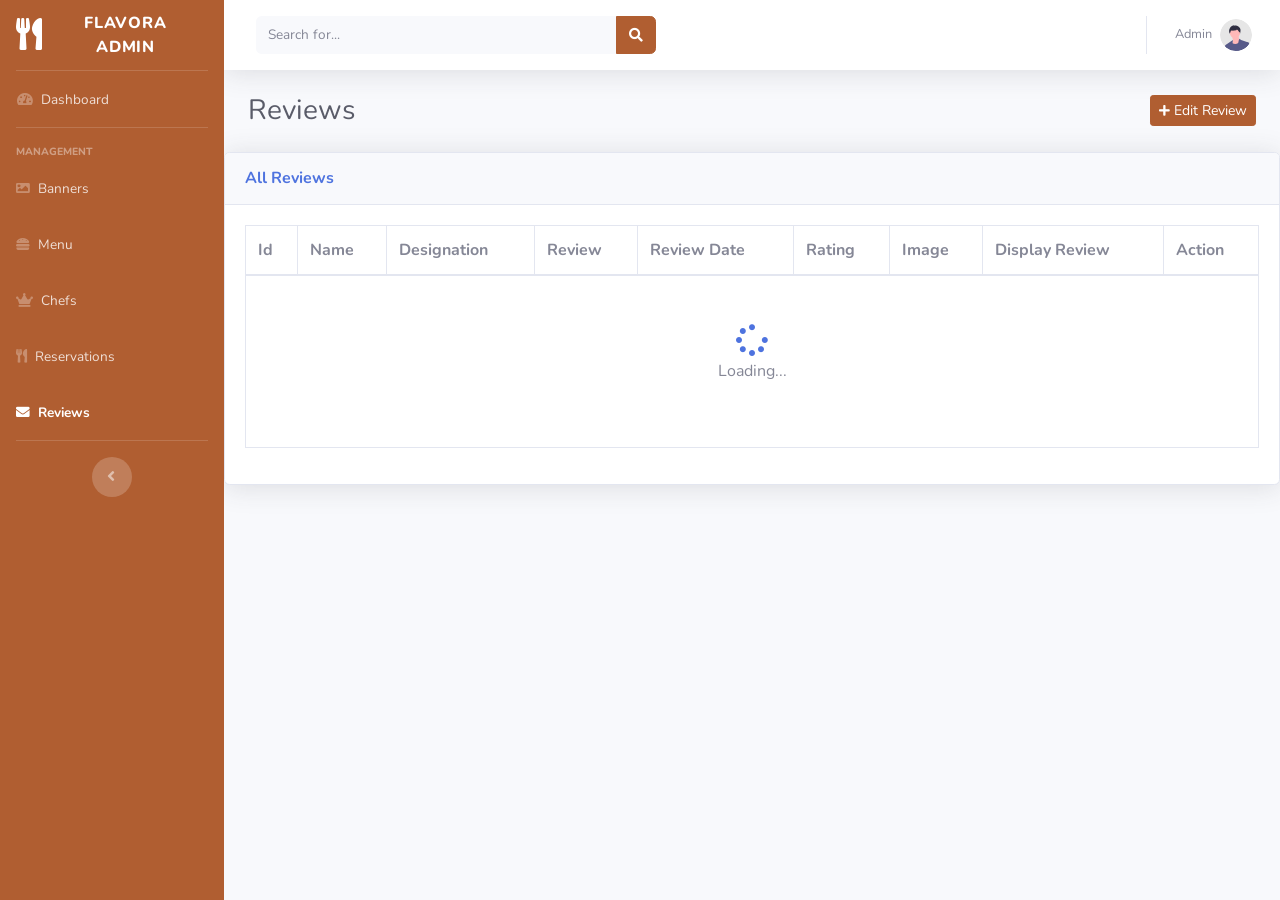
<file: admin/reviews.html>
<!DOCTYPE html>
<html lang="en">

<head>

    <meta charset="utf-8">
    <meta http-equiv="X-UA-Compatible" content="IE=edge">
    <meta name="viewport" content="width=device-width, initial-scale=1, shrink-to-fit=no">
    <meta name="description" content="">
    <meta name="author" content="">

    <title>Flavora Admin - Bannerss</title>

    <!-- Custom fonts for this template-->
    <link href="vendor/fontawesome-free/css/all.min.css" rel="stylesheet" type="text/css">
    <link
        href="https://fonts.googleapis.com/css?family=Nunito:200,200i,300,300i,400,400i,600,600i,700,700i,800,800i,900,900i"
        rel="stylesheet">

    <!-- Custom styles for this template-->
    <link href="css/sb-admin-2.css" rel="stylesheet">

</head>

<body id="page-top">

    <!-- Page Wrapper -->
    <div id="wrapper">

        <!-- Sidebar -->
        <ul class="navbar-nav bg-gradient-primary sidebar sidebar-dark accordion" id="accordionSidebar">

            <!-- Sidebar - Brand -->
            <a class="sidebar-brand d-flex align-items-center justify-content-center" href="index.html">
                <div class="sidebar-brand-icon">
                    <i class="fas fa-utensils"></i>
                </div>
                <div class="sidebar-brand-text mx-3">Flavora Admin</div>
            </a>

            <!-- Divider -->
            <hr class="sidebar-divider my-0">

            <!-- Nav Item - Dashboard -->
            <li class="nav-item">
                <a class="nav-link collapsed" href="index.html">
                    <i class="fas fa-fw fa-tachometer-alt"></i>
                    <span>Dashboard</span></a>
            </li>

            <!-- Divider -->
            <hr class="sidebar-divider">

            <!-- Heading -->
            <div class="sidebar-heading">
                Management
            </div>

            <!-- Nav Item - Banners -->
            <li class="nav-item">
                <a class="nav-link collapsed" href="banners.html">
                    <i class="fas fa-image"></i>
                    <span>Banners</span>
                </a>
            </li>

            <!-- Nav Item - Menu -->
            <li class="nav-item">
                <a class="nav-link collapsed" href="menu.html">
                    <i class="fas fa-hamburger"></i>
                    <span>Menu</span>
                </a>
            </li>
            <!--Nav Item - Chefs-->
            <li class="nav-item">
                <a class="nav-link collapsed" href="chefs.html">
                    <i class="fas fa-crown"></i>
                    <span>Chefs</span>
                </a>
            </li>
            <!--Nav Item - Reservations-->
            <li class="nav-item">
                <a class="nav-link collapsed" href="reservations.html">
                    <i class="fas fa-utensils"></i>
                    <span>Reservations</span>
                </a>
            </li>
            <!--Nav Item - Contact Messages-->
            <li class="nav-item active">
                <a class="nav-link" href="reviews.html">
                    <i class="fas fa-envelope"></i>
                    <span>Reviews</span>
                </a>
            </li>

            <!-- Divider -->
            <hr class="sidebar-divider">

            <!-- Sidebar Toggler (Sidebar) -->
            <div class="text-center d-none d-md-inline">
                <button class="rounded-circle border-0" id="sidebarToggle"></button>
            </div>

        </ul>
        <!-- End of Sidebar -->

        <!-- Content Wrapper -->
        <div id="content-wrapper" class="d-flex flex-column">

            <!-- Main Content -->
            <div id="content">

                <!-- Topbar -->
                <nav class="navbar navbar-expand navbar-light bg-white topbar mb-4 static-top shadow">

                    <!-- Sidebar Toggle (Topbar) -->
                    <button id="sidebarToggleTop" class="btn btn-link d-md-none rounded-circle mr-3">
                        <i class="fa fa-bars"></i>
                    </button>

                    <!-- Topbar Search -->
                    <form
                        class="d-none d-sm-inline-block form-inline mr-auto ml-md-3 my-2 my-md-0 mw-100 navbar-search">
                        <div class="input-group">
                            <input type="text" class="form-control bg-light border-0 small" placeholder="Search for..."
                                aria-label="Search" aria-describedby="basic-addon2">
                            <div class="input-group-append">
                                <button class="btn btn-primary" type="button">
                                    <i class="fas fa-search fa-sm"></i>
                                </button>
                            </div>
                        </div>
                    </form>

                    <!-- Topbar Navbar -->
                    <ul class="navbar-nav ml-auto">

                        <!-- Nav Item - Search Dropdown (Visible Only XS) -->
                        <li class="nav-item dropdown no-arrow d-sm-none">
                            <a class="nav-link dropdown-toggle" href="#" id="searchDropdown" role="button"
                                data-toggle="dropdown" aria-haspopup="true" aria-expanded="false">
                                <i class="fas fa-search fa-fw"></i>
                            </a>

                        </li>

                        <div class="topbar-divider d-none d-sm-block"></div>

                        <!-- Nav Item - User Information -->
                        <li class="nav-item dropdown no-arrow">
                            <a class="nav-link dropdown-toggle" href="#" id="userDropdown" role="button"
                                data-toggle="dropdown" aria-haspopup="true" aria-expanded="false">
                                <span class="mr-2 d-none d-lg-inline text-gray-600 small">Admin</span>
                                <img class="img-profile rounded-circle" src="img/undraw_profile.svg">
                            </a>
                            <!-- Dropdown - User Information -->
                            <div class="dropdown-menu dropdown-menu-right shadow animated--grow-in"
                                aria-labelledby="userDropdown">
                                <a class="dropdown-item" href="#">
                                    <i class="fas fa-user fa-sm fa-fw mr-2 text-gray-400"></i>
                                    Profile
                                </a>
                                <a class="dropdown-item" href="#">
                                    <i class="fas fa-cogs fa-sm fa-fw mr-2 text-gray-400"></i>
                                    Settings
                                </a>
                                <a class="dropdown-item" href="#">
                                    <i class="fas fa-list fa-sm fa-fw mr-2 text-gray-400"></i>
                                    Activity Log
                                </a>
                                <div class="dropdown-divider"></div>
                                <a class="dropdown-item" href="#" data-toggle="modal" data-target="#logoutModal">
                                    <i class="fas fa-sign-out-alt fa-sm fa-fw mr-2 text-gray-400"></i>
                                    Logout
                                </a>
                            </div>
                        </li>

                    </ul>

                </nav>
                <!-- End of Topbar -->
                <div class="container-fluid">
                    <div class="d-sm-flex align-items-center justify-content-between mb-4">
                        <h1 class="h3 mb-0 text-gray-800">Reviews</h1>
                        <a href="#" class="btn btn-primary btn-sm" data-toggle="modal" data-target="#editReviewModal">
                            <i class="fas fa-plus fa-sm text-white"></i> Edit Review
                        </a>

                    </div>
                </div>

                <!--Review Table-->
                <div class="card shadow mb-4 review-table">
                    <div class="card-header py-3">
                        <h6 class="m-0 font-weight-bold text-primary">All Reviews</h6>
                    </div>
                    <div class="card-body">
                        <div class="table-responsive">
                            <table class="table table-bordered" id="dataTable" width="100%" cellspacing="0">
                                <thead>
                                    <tr>
                                        <th>Id</th>
                                        <th>Name</th>
                                        <th>Designation</th>
                                        <th>Review</th>
                                        <th>Review Date</th>
                                        <th>Rating</th>
                                        <th>Image</th>
                                        <th>Display Review</th>
                                        <th>Action</th>
                                    </tr>
                                </thead>
                                <tbody>
                                    <tr>
                                        <td colspan="10" class="text-center py-5">
                                            <i class="fas fa-spinner fa-spin fa-2x text-primary"></i>
                                            <p>Loading...</p>
                                        </td>
                                    </tr>
                                </tbody>
                            </table>
                        </div>
                    </div>
                </div>

            </div>
        </div>
    </div>

    <!-- Modal -->
    <div class="modal fade" id="editReviewModal" tabindex="-1" role="dialog" aria-labelledby="exampleModalCenterTitle"
        aria-hidden="true">
        <div class="modal-dialog modal-dialog-centered" role="document">
            <div class="modal-content">
                <div class="modal-header">
                    <h5 class="modal-title" id="exampleModalLongTitle">Edit Review</h5>
                    <button type="button" class="close" data-dismiss="modal" aria-label="Close">
                        <span aria-hidden="true">&times;</span>
                    </button>
                </div>
                <div class="modal-body">
                    <form class="new-review-form">
                        <div class="form-group">
                            <label for="name">Name:</label>
                            <input type="text" class="form-control" id="name" placeholder="Name">
                        </div>
                        <div class="form-group">
                            <label for="designation">Designation:</label>
                            <input type="text" class="form-control" id="designation" placeholder="Designation">
                        </div>
                        <div class="form-group">
                            <label for="review">Review:</label>
                            <textarea class="form-control" id="review" placeholder="Banner Description"></textarea>
                        </div>
                        <div class="form-group">
                            <label for="review_date">Review Date:</label>
                            <input type="date" class="form-control" id="review_date" name="review_date"
                                accept="image/*">
                        </div>
                        <div class="form-group">
                            <label for="rating">Rating:</label>
                            <input type="number" class="form-control" id="rating" name="rating" min="1" max="5">
                        </div>
                        <div class="form-group">
                            <label for="image_url">Image:</label>
                            <input type="file" class="form-control" id="image_url" name="image_url" accept="image/*">
                        </div>
                        <div class="form-group">
                            <label for="display_review">Display Review:</label>
                            <select class="form-control" id="display_review">
                                <option value="true">Yes</option>
                                <option value="false">No</option>
                            </select>
                        </div>
                    </form>
                </div>
                <div class="modal-footer">
                    <button type="button" class="btn btn-secondary" data-dismiss="modal">Close</button>
                    <button type="button" class="btn btn-primary" id="saveBannerBtn">Save</button>
                </div>
            </div>
        </div>
    </div>
    <!-- Bootstrap core JavaScript-->
    <script src="vendor/jquery/jquery.min.js"></script>
    <script src="vendor/bootstrap/js/bootstrap.bundle.min.js"></script>

    <!-- Core plugin JavaScript-->
    <script src="vendor/jquery-easing/jquery.easing.min.js"></script>

    <!-- Custom scripts for all pages-->
    <script src="js/sb-admin-2.min.js"></script>

    <!-- Page level plugins -->
    <script src="vendor/chart.js/Chart.min.js"></script>

    <!-- Page level custom scripts -->
    <script src="js/demo/chart-area-demo.js"></script>
    <script src="js/demo/chart-pie-demo.js"></script>

    <!--backend connection-->
    <script src="js_admin/reviews.js"></script>
</body>
</file>
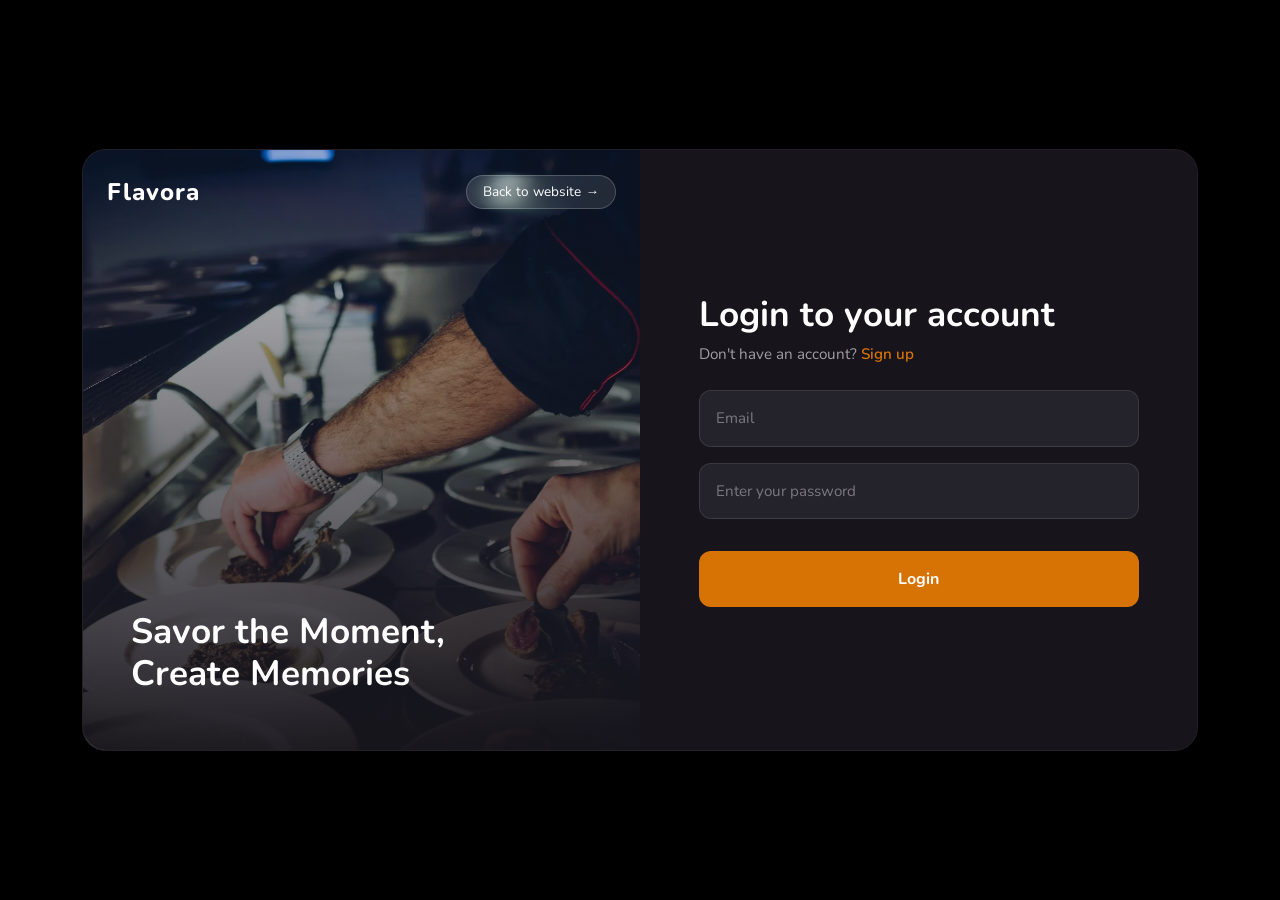
<file: user_side/user_login.html>
<!DOCTYPE html>
<html lang="en">

<head>
    <meta charset="UTF-8">
    <meta name="viewport" content="width=device-width, initial-scale=1.0">
    <title>Flavora - Create an Account</title>
    <!-- Bootstrap Icons -->
    <link rel="stylesheet" href="https://cdn.jsdelivr.net/npm/bootstrap-icons@1.11.3/font/bootstrap-icons.min.css">
    <!-- Bootstrap 5 CSS -->
    <link href="https://cdn.jsdelivr.net/npm/bootstrap@5.3.3/dist/css/bootstrap.min.css" rel="stylesheet">
    <!-- Google Fonts -->
    <link
        href="https://fonts.googleapis.com/css?family=Nunito:200,200i,300,300i,400,400i,600,600i,700,700i,800,800i,900,900i"
        rel="stylesheet">
    <!-- Project Stylesheet -->
    <link rel="stylesheet" href="../style.css">
</head>

<body class="user-login-body">
    <div class="container d-flex align-items-center justify-content-center min-vh-100 py-5">
        <div class="row signup-card w-100 g-0 shadow-lg">

            <!-- LEFT PANEL: Visual image with overlay content -->
            <div class="col-lg-6 d-none d-lg-block position-relative visual-panel">
                <div class="visual-header d-flex justify-content-between align-items-center p-4">
                    <span class="logo-text">Flavora</span>
                    <a href="../index.html" class="back-btn-pill">Back to website &rarr;</a>
                </div>
                <div class="image-overlay-wrapper">
                    <img src="../images/rest-1.jpg" alt="Dining atmosphere" class="visual-img">
                    <div class="dark-gradient-overlay"></div>
                </div>
                <div class="visual-content p-5">
                    <h2 class="visual-title">Savor the Moment,<br>Create Memories</h2>

                </div>
            </div>

            <!-- RIGHT PANEL: Registration Form -->
            <div class="col-lg-6 d-flex align-items-center justify-content-center p-4 p-md-5 form-panel">
                <div class="w-100" style="max-width: 440px;">
                    <div class="form-header mb-4">
                        <h1 class="form-title">Login to your account</h1>
                        <p class="form-subtitle">Don't have an account? <a href="user_signup.html"
                                class="accent-link">Sign up</a></p>
                    </div>

                    <form id="loginForm" class="d-flex flex-column gap-3">
                        <!-- Email Input -->
                        <div class="form-input-container">
                            <input type="email" id="email" class="form-input-field" placeholder="Email" required>
                        </div>
                        <!-- Password Input with Toggle Eye -->
                        <div class="form-input-container password-container position-relative">
                            <input type="password" id="password" class="form-input-field"
                                placeholder="Enter your password" required>
                        </div>
                        <!-- Create Account Button -->
                        <button type="submit" class="btn btn-create-account w-100 py-3 mt-3">
                            Login
                        </button>
                    </form>
                </div>
            </div>

        </div>
    </div>
    <script src="user_login.js"></script>
</body>

</html>
</file>
<file: style.css>
body {
    scroll-behavior: smooth;
    background-color: #202020;
}

.carousel-item img {
    filter: brightness(50%);
    height: calc(100vh - 40px);
}

.d-inline-flex {
    color: white;
    height: calc(100vh - 92px);

}

.navbar-nav {
    gap: 10px;
}

.navbar-nav .nav-link.active {
    color: #d96716 !important;
}

.dropdown-menu .dropdown {
    position: relative;
}

.dropdown-menu .dropdown ul {
    display: none;
    position: absolute;
    left: 100%;
    top: 0;
    margin: 0;
    padding: 0.5rem 0;
    list-style: none;
    min-width: 10rem;

    background-color: var(--bs-dropdown-bg, #212529);
    border: 1px solid var(--bs-dropdown-border-color, rgba(255, 255, 255, 0.15));
    border-radius: var(--bs-dropdown-border-radius, 0.375rem);
    box-shadow: 0 0.5rem 1rem rgba(0, 0, 0, 0.25);
    z-index: 1000;
}

.dropdown-menu .dropdown.active>ul {
    display: block;
}

a:hover {
    color: rgb(243, 137, 16) !important;
}

.dropdown ul a {
    text-decoration: none;
    color: #d0d0d0;
}

em {
    color: rgb(243, 137, 16);
}

#hero h1.card-title {
    font-size: clamp(2.5rem, 5vw, 4rem);
    font-weight: 700;
    line-height: 1.15;
    margin-bottom: 20px;
}

#hero .card-text {
    font-size: 1.25rem;
}

.hero-grid {
    display: grid;
    grid-template-columns: 7fr 5fr;
}

.btn-brand {
    background-color: rgb(243, 137, 16);
    color: white;
    border: 1px solid rgb(243, 137, 16);
    transition: all 0.3s ease;
}

.btn-secondary {
    background-color: #3d3939;
    border-color: #3d3939;
    color: #c0c0c0;
}

.btn-secondary i {
    font-style: normal;
    color: #c0c0c0;
}

.btn-brand:hover {
    background-color: rgb(215, 115, 5);
    border-color: rgb(215, 115, 5);
    color: white;
}

.hero-tag {
    display: inline-block;
    padding: 6px 16px;
    font-size: 0.85rem;
    font-weight: 600;
    text-transform: uppercase;
    letter-spacing: 1px;
    color: rgb(243, 137, 16);
    border: 1px solid rgb(243, 137, 16);
    border-radius: 50px;
    background-color: rgba(243, 137, 16, 0.05);
    margin-bottom: 25px;
}

#hero h1.card-title {
    margin-top: 0;
}

.info-bar {
    background-color: transparent;
    padding: 25px 15px;
    border-radius: 8px;
    color: #ffffff;
    box-shadow: 0px 8px 30px rgba(0, 0, 0, 0.3);
}

.info-bar .col-md-4 {
    display: flex;
    align-items: center;
    gap: 15px;
    padding: 10px 25px;
}

.info-bar-item {
    background-color: rgba(243, 137, 16, 0.05);
    color: rgb(243, 137, 16);
    width: 50px;
    height: 50px;
    display: flex;
    align-items: center;
    justify-content: center;
    border-radius: 50%;
    font-size: 1.25rem;
    flex-shrink: 0;
}

.info-bar-text {
    display: flex;
    flex-direction: column;
}

.info-bar-text span {
    font-size: 0.8rem;
    color: #a0a0a0;
    text-transform: uppercase;
    letter-spacing: 0.8px;
}

.info-bar-text strong {
    font-size: 0.95rem;
    color: #ffffff;
    font-weight: 600;
    margin-top: 2px;
}

.info-bar .col-md-4 {
    display: flex;
    align-items: center;
    gap: 15px;
    padding: 15px 25px;
    cursor: pointer;
    border-radius: 8px;
    transition: background-color 0.3s ease;
}

.info-bar-item {
    background-color: rgba(243, 137, 16, 0.05);
    color: rgb(243, 137, 16);
    width: 50px;
    height: 50px;
    display: flex;
    align-items: center;
    justify-content: center;
    border-radius: 50%;
    font-size: 1.25rem;
    flex-shrink: 0;
}

.info-bar .col-md-4:hover {
    background-color: rgba(243, 137, 16, 0.08);
}

.section-title h2 {
    font-size: 32px;
    font-weight: 700;
    margin-bottom: 10px;
    padding-bottom: 20px;
    position: relative;
    color: white;
    font-family: var(--heading-font);
    text-align: center;
    margin-top: 0;
    line-height: 1.2;
    text-decoration: underline;
    text-underline-offset: 5px;
    text-decoration-color: rgb(243, 137, 16);
    text-decoration-thickness: 2px;
}

.section-title p {
    text-align: center;
    font-size: 15px;
    color: rgb(228, 221, 221);
    padding-bottom: 10px;
}

/* 1. Default state: sit below the top bar (40px) and start transparent */
.navbar.fixed-top {
    top: 40px;
    background-color: transparent !important;
    transition: all 0.3s ease-in-out;
}

/* 2. Scrolled state: slide up to the very top (0px) and turn solid black */
.navbar.fixed-top.select-scrolled {
    top: 0;
    background-color: #000000 !important;
    box-shadow: 0 4px 20px rgba(0, 0, 0, 0.3);
    /* Adds a premium soft shadow on scroll */
}

.text-lead {
    font-size: 1.1rem;
    color: #d0d0d0;
    margin-bottom: 12px;
}

/* Card container styling */
.highlight-card {
    background-color: rgba(255, 255, 255, 0.05);
    /* Soft translucent gray/white */
    border: 1px solid rgba(255, 255, 255, 0.08);
    /* Subtle border to define the card edge */
    padding: 25px;
    /* Spacing inside the card */
    border-radius: 10px;
    /* Rounded card corners */
    height: 100%;
    /* Forces cards to remain equal height in the row */
    transition: transform 0.3s ease, border-color 0.3s ease, box-shadow 0.3s ease;
}

.highlight-card:hover {
    transform: scale(1.03);
    /* Zooms the card by 3% */
    border-color: rgba(255, 255, 255, 0.15);
    /* Brightens the card border slightly */
    box-shadow: 0 10px 25px rgba(0, 0, 0, 0.2);
    /* Adds a subtle shadow depth */
}


/* Style the icon wrapper to be a solid orange box */
.highlight-card .icon-wrap {
    background-color: #f38910;
    width: 50px;
    height: 50px;
    display: flex;
    align-items: center;
    justify-content: center;
    border-radius: 6px;
    /* Rounded corners for the box */
    margin-bottom: 15px;
    /* Adds space below the box */
}

/* Style the icon inside to be white */
.highlight-card .icon-wrap i {
    font-size: 1.5rem;
    color: #ffffff;
}

.floating-card {
    position: absolute;
    /* Use negative values to pull the card outside the bottom-left boundary of the image */
    left: -15px;
    bottom: -15px;

    background-color: rgb(243, 137, 16);
    color: #ffffff;
    padding: 20px 20px;
    border-radius: 8px;
    box-shadow: 0 8px 24px rgba(0, 0, 0, 0.35);
    /* Increased shadow so the overflow layer pop-out looks premium */
    z-index: 5;

    display: flex;
    flex-direction: column;
}

.floating-card .metric-number {
    font-family: sans-serif;
    font-size: 1.85rem;
    font-weight: 700;
    line-height: 1;
    display: flex;
    justify-content: center;
}

.floating-card .metric-label {
    font-size: 0.75rem;
    text-transform: uppercase;
    letter-spacing: 0.5px;
    margin-top: 4px;
}

/* Add a transition to all images inside the showcase/visual block */
.visual-block img {
    transition: transform 0.4s ease;
    cursor: pointer;
}

/* Zoom image on hover */
.visual-block img:hover {
    transform: scale(1.03);
    /* Zooms the image by 3% */
}

/* --- Menu & Isotope Filters --- */

/* Filter Tabs Wrapper */
.filter-tabs {
    text-align: center;
    margin-bottom: 40px;
}

/* Horizontal pill container */
.filter-tabs ul {
    display: inline-flex;
    background-color: rgba(255, 255, 255, 0.05);
    /* Translucent background */
    padding: 6px;
    border-radius: 50px;
    list-style: none;
    margin: 0;
    flex-wrap: wrap;
    /* Responsive wrapping for small screens */
    justify-content: center;
}

/* Individual Tab Items */
.filter-tabs .filter-tab {
    padding: 8px 20px;
    font-size: 0.85rem;
    font-weight: 600;
    color: #c0c0c0;
    cursor: pointer;
    border-radius: 50px;
    transition: all 0.3s ease;
    text-transform: uppercase;
    letter-spacing: 0.5px;
}

/* Hover State: Simply change text color to white */
.filter-tabs .filter-tab:hover {
    color: #ffffff;
}

/* Active/Selected Tab State: Underline only, with offset spacing and no box shadow */
.filter-tabs .filter-tab.active {
    color: #ffffff;
    text-decoration: underline;
    text-underline-offset: 8px;
    /* Adds space between the text and the underline */
    text-decoration-color: rgb(243, 137, 16);
    /* Orange underline color */
    text-decoration-thickness: 2px;
    /* Underline line thickness */
    box-shadow: none;
    /* Removes any box shadow */
    background-color: transparent;
    /* Ensures no background box */
}


/* --- Menu Grid Cards --- */
.menu-item-wrapper {
    background-color: rgba(255, 255, 255, 0.02);
    border: 1px solid rgba(255, 255, 255, 0.05);
    padding: 0;
    border-radius: 8px;
    transition: all 0.3s ease;
    overflow: hidden;
}

.menu-item-image {
    align-self: stretch;
    /* Fills the height of the parent flex wrapper */
    flex-shrink: 0;
    position: relative;
}

/* 2. Position the tag stack at the top-left of the image */
.tag-stack {
    position: absolute;
    top: 8px;
    left: 8px;
    z-index: 2;
    display: flex;
    flex-direction: column;
    gap: 4px;
    /* Gap if you stack multiple tags vertically later */
}

/* 3. Base styles for the tag badge (perfect circle) */
.tag {
    display: inline-flex;
    /* Changed from display: flex */
    align-items: center;
    justify-content: center;
    padding: 3px 8px;
    /* Added padding instead of fixed width and height */
    border-radius: 4px;
    /* Rounds the corners of the pill badge */
    font-size: 0.6rem;
    /* Slightly smaller font to fit well on the image */
    font-weight: 800;
    color: #ffffff;
    box-shadow: 0 2px 4px rgba(0, 0, 0, 0.3);
    text-transform: uppercase;
    white-space: nowrap;
    /* Prevents text from breaking into multiple lines */
}

/* 4. Green background color specifically for Veggie indicator */
.tag-veggie {
    background-color: rgb(40, 167, 69);
    /* Clean green color */
}

.tag-chef-special {
    background-color: peru;
}

.menu-item-image img {
    height: 100% !important;
    /* Forces the image to cover the full card height */
    width: 130px;
    /* Adjust the width of the image as you like */
    object-fit: cover;
    /* Keeps the image aspect ratio correct without stretching */
    border-radius: 0 !important;
    /* Clears standard img border radius (wrapper clips it now) */
}

/* 3. Add padding to the text block instead */
.menu-item-info {
    padding: 15px 20px;
    /* Adds padding around the text content */
}

.menu-item-wrapper:hover {
    background-color: rgba(255, 255, 255, 0.05);
    border-color: rgba(243, 137, 16, 0.3);
    transform: translateY(-2px);
}

.menu-item-description {
    font-size: 0.88rem;
    color: #d0d0d0;
    margin-bottom: 12px;
    padding-right: 45px;
}

.menu-item-price {
    color: rgb(243, 137, 16);
}

/* --- Heat Indicator Styles --- */

/* Align the fire icon and the progress bar horizontally */
.heat-indicator {
    display: flex;
    align-items: center;
    margin-top: 10px;
}

/* Fire Icon style and color */
.heat-indicator i {
    color: rgb(243, 137, 16);
    font-size: 1.15rem;
    /* Slightly larger icon */
    line-height: 1;
}

/* The empty progress bar track */
.heat-bar {
    display: inline-block;
    width: 80px;
    /* Horizontal width of the bar */
    height: 6px;
    /* Thickness of the bar */
    background-color: rgba(255, 255, 255, 0.15);
    /* Translucent empty track background */
    border-radius: 10px;
    margin-left: 8px;
    /* Spacing between the icon and the bar */
    overflow: hidden;
    /* Clips the inner fill to matches the track's rounded corners */
    position: relative;
}

/* The filled progress bar with gradient */
.heat-fill {
    display: block;
    height: 100%;
    /* Gradient starts at brand orange and fades to red */
    background: linear-gradient(90deg, rgb(243, 137, 16) 0%, rgb(255, 59, 48) 100%);
    border-radius: 10px;
}

.info-strip .bi-calendar2-check {
    color: rgb(243, 137, 16);
    padding: 5px;
}

/* Styled Download Button */
.download-link {
    display: inline-flex;
    align-items: center;
    gap: 8px;
    /* Space between the PDF icon and text */
    background-color: rgb(243, 137, 16);
    /* Orange background */
    color: #ffffff;
    /* White text */
    padding: 8px 16px;
    /* 8px top/bottom padding, 16px left/right for a balanced button shape */
    border-radius: 6px;
    /* Rounded corners for the rectangle box */
    text-decoration: none;
    /* Removes the underline */
    font-weight: 600;
    font-size: 0.9rem;
    transition: all 0.3s ease;
    /* Smooth hover transition */
}

/* Hover effects for the button */
.download-link:hover {
    background-color: rgb(215, 115, 5);
    /* Darkens slightly on hover */
    color: #ffffff;
    box-shadow: 0 4px 12px rgba(243, 137, 16, 0.3);
    /* Premium glow shadow */
    transform: translateY(-1px);
    /* Slight lift */
}

/* Adjust size of the PDF icon inside the button */
.download-link i {
    font-size: 1.1rem;
}

.info-strip {
    display: block;
    background-color: rgba(255, 255, 255, 0.05);
    padding: 15px 20px;
    border-radius: 20px;
}

/* Spotlight header — center all content */
.specials-section .spotlight-header {
    text-align: center;
    /* Centers all inline and inline-flex children */
    margin-top: 40px;
    margin-bottom: 30px;
}

/* The label pill */
.specials-section .spotlight-header .spotlight-label {
    display: inline-flex;
    align-items: center;
    gap: 6px;
    font-size: 0.8rem;
    font-weight: 700;
    text-transform: uppercase;
    letter-spacing: 1.5px;
    color: #ff9f1c;
    margin-bottom: 10px;
}

.spotlight-header p {
    margin-bottom: 30px;
}

/* Pick badge — positioned over the spotlight image */
.pick-badge {
    position: absolute;
    top: 14px;
    left: 14px;
    width: 40px;
    height: 40px;
    border-radius: 50%;

    /* Styling to make it stand out */
    background-color: rgb(243, 137, 16);
    /* Orange brand color */
    color: #ffffff;
    display: flex;
    align-items: center;
    justify-content: center;
    font-size: 1rem;
    box-shadow: 0 4px 10px rgba(0, 0, 0, 0.3);
    z-index: 2;
    /* Ensures it sits on top of the image */
}

.spotlight-body h4,
p {
    margin-bottom: 10px;
    text-align: left;
}

.spotlight-price {
    font-size: 1.1rem;
    font-weight: 700;
    color: #ff9f1c;
}

.spotlight-body {
    margin-left: 20px;
}

.spotlight-footer {
    display: flex;
    align-items: center;
    justify-content: space-between;
    margin-top: 10px;

}

.micro-tag {
    display: inline-flex;
    align-items: center;
    justify-content: center;
    padding: 2px 7px;
    border-radius: 4px;
    font-size: 0.65rem;
    font-weight: 700;
    text-transform: uppercase;
    letter-spacing: 0.5px;
}

.micro-tag.gf {
    background-color: rgb(148, 132, 102);
    color: #824411;
    border: 1px solid #e46f0f;
    opacity: 0.8;

}

.micro-tag.df {
    background-color: rgb(135, 165, 135);
    color: rgb(10, 84, 10);
    border: 1px solid rgb(10, 123, 10);
    opacity: 0.8;
}

.spotlight-tags {
    display: flex;
    gap: 5px;
    margin-right: 10px;
}

section {
    background-color: #202020;
}

.testimonials h2,
.chefs h2 {
    color: white;
    padding: 10px 20px;
}

.testimonials>div>p,
.chefs>div>p {
    color: #c0c0c0;
    padding: 0 20px 20px;
}

/* === Review Card === */
.review-card {
    border-radius: 12px;
    overflow: hidden;
    display: block;
}

/* Left orange panel */
.reviewer-side {
    background-color: rgb(243, 137, 16);
    display: flex;
    flex-direction: column;
    align-items: center;
    justify-content: center;
    padding: 40px 20px;
    height: 100%;
    text-align: center;
}

/* Circular avatar */
.reviewer-avatar img {
    width: 90px;
    height: 90px;
    border-radius: 50%;
    object-fit: cover;
    border: 4px solid #ffffff;
    margin-bottom: 15px;
}

.reviewer-name {
    color: #ffffff;
    font-weight: 700;
    font-size: 1rem;
    margin-bottom: 4px;
}

.reviewer-title {
    color: rgba(255, 255, 255, 0.8);
    font-size: 0.78rem;
    margin-bottom: 12px;
}

/* Gold stars */
.review-stars i {
    color: #ffd700;
    font-size: 0.85rem;
}

/* Right dark panel */
.review-content {
    background-color: #2a2a2a;
    padding: 35px 40px;
    display: flex;
    flex-direction: column;
    justify-content: space-between;
    height: 100%;
}

/* Large orange opening quote */
.review-quote-icon {
    font-size: 3rem;
    line-height: 1;
    color: rgb(243, 137, 16);
    margin-bottom: 10px;
    font-family: Georgia, serif;
}

/* Italic review text */
.review-text {
    font-style: italic;
    color: #d0d0d0;
    font-size: 0.95rem;
    line-height: 1.7;
    flex-grow: 1;
    margin-bottom: 20px;
}

/* Bottom meta row */
.review-meta {
    display: flex;
    align-items: center;
    gap: 20px;
    font-size: 0.8rem;
    color: #909090;
    border-top: 1px solid rgba(255, 255, 255, 0.08);
    padding-top: 15px;
}

.review-date i {
    margin-right: 5px;
}

/* Verified badge */
.review-verified {
    color: rgb(243, 137, 16);
}

.review-verified i {
    margin-right: 4px;
}

.testimonials .carousel-inner {
    overflow: hidden;
    width: 100%;
}

.testimonials .carousel-control-prev,
.testimonials .carousel-control-next {
    top: 50%;
    bottom: auto;
    width: 45px;
    height: 45px;
    transform: translateY(-50%);
    border-radius: 50%;
    background-color: rgb(243, 137, 16);
    opacity: 1;
    transition: background-color 0.3s ease;
}

.testimonials .carousel-control-prev:hover,
.testimonials .carousel-control-next:hover {
    background-color: #e6caa9;
}

.testimonials .carousel-control-prev {
    left: -55px;
}

.testimonials .carousel-control-next {
    right: -55px;
}

.testimonials .row,
.testimonials .col-lg-10 {
    overflow: visible;
}

.chefs .spotlight-details {
    padding: 30px 40px;
}

.chefs .spotlight-image {
    padding-right: 30px;
    position: relative;
}

.chefs .chef-title {
    color: #d0d0d0;
    font-size: 1.9rem;
    font-weight: 600;
    letter-spacing: 0.5px;
    text-transform: uppercase;
    margin-bottom: 15px;
}

.chefs .chef-summary,
.chefs .chef-details {
    color: #d0d0d0;
    font-size: 0.95rem;
    line-height: 1.7;
    margin-bottom: 20px;
}

.chefs .spotlight-details ul li {
    color: #d0d0d0;
    font-size: 0.9rem;
    padding: 6px 0;
    border-bottom: 1px solid rgba(255, 255, 255, 0.06);
    display: flex;
    align-items: center;
    gap: 10px;
}

.chefs .spotlight-details ul li i {
    color: #e46f0f;
    font-size: 1rem;
}

.chefs .accent-tag {
    position: absolute;
    bottom: 15px;
    left: 15px;
    background-color: rgb(243, 137, 16);
    color: #ffffff;
    font-size: 0.8rem;
    font-weight: 700;
    padding: 6px 14px;
    border-radius: 4px;
    text-transform: uppercase;
    letter-spacing: 0.5px;
}

.chefs .accent-tag i {
    margin-right: 6px;
    color: #d0d0d0;
}

.chefs .member-info h4 {
    color: #c0c0c0;
    font-size: 1.2rem;
    margin-left: 20px;

}

.chefs .member-info {
    margin-top: 3rem !important;
}

.chefs .member-info .member-description {
    color: #c0c0c0;
    font-size: 0.8rem;
    margin-left: 20px;

}

.chefs .member-info .member-role {
    color: #d96716;
    font-size: 0.8rem;
    margin-left: 20px;

}

.chefs .member-info .member-footer .skill-tag {
    color: #c0c0c0;
    margin-left: 20px;
    border-radius: 20rem;
    border: 1px solid rgb(228, 111, 15);
    padding: 5px;
    margin-top: 5px;
    font-size: 0.7rem;
}

.chefs .member-info .member-footer .skill-tag i {
    color: #d96716;
}

.chefs .crew-cards .crew-member .row,
.chefs .container .head-chef {
    box-shadow: 0 4px 6px rgba(95, 92, 92, 0.1);
    border: 1px solid #302c2c;
    transition: transform 0.3s ease;
    border-radius: 20px;
    overflow: hidden;
}

.crew-member .crew-photo img {
    width: 100%;
    height: 100%;
    object-fit: cover;
    display: block;
}

.chefs .head-chef .spotlight-image {
    border-radius: 20px;
    overflow: hidden;
}

.chefs .head-chef .spotlight-image img {
    width: 100%;
    display: block;
    object-fit: cover;
}

.book-a-table .showcase-wrapper {
    position: relative;
    padding: 20px;
}

.book-a-table .showcase-wrapper .showcase-image {
    border-radius: 16px;
    overflow: hidden;
    box-shadow: 0 12px 40px;
}

.book-a-table .showcase-wrapper .showcase-image img {
    width: 100%;
    height: 480px;
    object-fit: cover;
    display: block;
    transition: transform 0.4s ease;
}

.book-a-table .showcase-wrapper .showcase-image img:hover {
    transform: scale(1.02);
}

.badge-top {
    position: absolute;
    left: -15px;
    bottom: -15px;
    background-color: #212529;
    color: #c0c0c0;
    padding: 10px 20px;
    box-shadow: 0px 4px 5px;
    display: flex;
    border-radius: 8px;

}

.badge-top i,
.badge-bottom i {
    color: rgb(228, 111, 15);
    padding: 10px;
    font-size: 20px;
}

.badge-bottom {
    position: absolute;
    right: -15px;
    top: -15px;
    background-color: #212529;
    color: #c0c0c0;
    padding: 10px 20px;
    box-shadow: 0px 4px 5px;
    display: flex;
    border-radius: 8px;

}

.book-a-table {
    padding-bottom: 50px;
}

.book-a-table .booking-panel .form-control,
.book-a-table .booking-panel .form-select {
    color: white;
    background-color: #202020;
    font-size: 15px;
    padding: 12px;
    border: 1px solid #c0c0c0;
    border-radius: 8px;
    transition: all 0.3s ease;
}

.book-a-table .booking-panel .form-control::placeholder,
.book-a-table .booking-panel .form-select::placeholder {
    color: #c0c0c0;
}

.book-a-table .panel-header {
    color: white;
    letter-spacing: 1px;
    text-transform: uppercase;
    margin-bottom: 20px;
    border-bottom: 1px solid #c0c0c0;
    padding-bottom: 10px;
}

.book-a-table .panel-header h3,
.book-a-table .detail-card .detail-text h5 {
    color: #c0c0c0;
    font-weight: 600;
    padding: 5px;
}

.book-a-table .panel-header p,
.book-a-table .detail-card .detail-text p {
    color: #909090;
    font-size: 1.0rem;
    padding: 5px;
}

.book-a-table .panel-header .panel-label {
    color: #d96716;
    display: block;
    box-sizing: border-box;
    border-radius: 10px;
    border: 1px solid #d96716;
    padding: 5px;
    font-size: 1rem;
    box-shadow: 1px 1px 1px #c0c0c0;
    margin-bottom: 15px;
    width: 40%;
}

.book-a-table .booking-panel {
    min-height: 700px;
    padding: 35px 30px;
    padding-top: 50px;
    padding-bottom: 50px;
    border-radius: 12px;
    border: 1px solid #2b2a2a;
    box-shadow: 0px 1px 1px #909090;
}

.book-a-table .detail-card {
    display: flex;
    align-items: center;
    justify-content: center;
    background-color: #2a2a2a;
    height: 100%;

}

.book-a-table .detail-card .detail-icon {
    display: flex;
    align-items: center;
    justify-content: center;
    box-sizing: content-box;
    width: 45px;
    height: 45px;
    background-color: #8a6a58;
    opacity: 0.8;
    border-radius: 10px;
    margin-right: 5px;
}

.book-a-table .detail-card .detail-icon i {
    color: #edb89e;
    font-size: 1.5rem;
}

.book-a-table .detail-card .detail-text {
    padding-top: 30px;
}

.footer {
    background-color: #000000;
    color: #d0d0d0;
}

.footer .social-links a {
    color: #d96716;
    padding: 5px;
}

.footer .row i {
    color: #d96716;
    padding: 10px;
    justify-content: center;

}

.modal-menu-card {
    display: grid;
    grid-template-columns: 88px 1fr;
    align-items: center;
    gap: 12px;
    border: 1px solid rgb(215, 115, 5);
    padding: 10px;
}

.modal-menu-card img {
    width: 80px !important;
    height: 80px !important;
    object-fit: cover;
    border-radius: 0px;
}

.menu-item-modal {
    display: block;
}

.modal-menu-list {
    max-height: 450px;
    overflow-y: auto;
}

.menu-card-content {
    color: #d0d0d0;
}

.modal-content {
    background-color: #202020 !important;
}

/* === User Signup / Login Screen Custom Design === */
.user-login-body {
    background-color: #000000 !important;
    font-family: 'Nunito', sans-serif;
    color: #ffffff;
}

.signup-card {
    background-color: #17151b;
    border-radius: 24px;
    overflow: hidden;
    border: 1px solid rgba(255, 255, 255, 0.05);
}

.visual-panel {
    min-height: 600px;
    display: flex;
    flex-direction: column;
    justify-content: space-between;
}

.visual-header {
    position: absolute;
    top: 0;
    left: 0;
    right: 0;
    z-index: 10;
}

.logo-text {
    font-weight: 800;
    font-size: 1.5rem;
    color: #ffffff;
    letter-spacing: 1px;
}

.back-btn-pill {
    background: rgba(255, 255, 255, 0.1);
    backdrop-filter: blur(10px);
    border: 1px solid rgba(255, 255, 255, 0.2);
    color: #ffffff;
    padding: 6px 16px;
    border-radius: 30px;
    font-size: 0.85rem;
    text-decoration: none;
    transition: all 0.3s ease;
}

.back-btn-pill:hover {
    background: rgba(255, 255, 255, 0.2);
    color: #ffffff;
}

.image-overlay-wrapper {
    position: absolute;
    top: 0;
    left: 0;
    width: 100%;
    height: 100%;
}

.visual-img {
    width: 100%;
    height: 100%;
    object-fit: cover;
}

.dark-gradient-overlay {
    position: absolute;
    top: 0;
    left: 0;
    width: 100%;
    height: 100%;
    background: linear-gradient(to bottom, rgba(23, 21, 27, 0.2) 0%, rgba(23, 21, 27, 0.95) 100%);
}

.visual-content {
    position: absolute;
    bottom: 0;
    left: 0;
    right: 0;
    z-index: 10;
}

.visual-title {
    font-size: 2.2rem;
    font-weight: 700;
    line-height: 1.2;
    color: #ffffff;
}

.slider-dots .dot {
    width: 8px;
    height: 8px;
    border-radius: 50%;
    background-color: rgba(255, 255, 255, 0.3);
    display: inline-block;
}

.slider-dots .dot.active {
    width: 24px;
    border-radius: 4px;
    background-color: #ffffff;
}

.form-panel {
    background-color: #17151b;
}

.form-title {
    font-size: 2.2rem;
    font-weight: 700;
    color: #ffffff;
    margin-bottom: 8px;
}

.form-subtitle {
    color: #a09da6;
    font-size: 0.95rem;
}

.accent-link {
    color: rgb(215, 115, 5);
    text-decoration: none;
    font-weight: 600;
}

.accent-link:hover {
    color: rgb(243, 137, 16);
}

.accent-link-underline {
    color: rgb(215, 115, 5);
    text-decoration: underline;
}

.accent-link-underline:hover {
    color: rgb(243, 137, 16);
}

.form-input-container {
    background-color: #24222a;
    border: 1px solid rgba(255, 255, 255, 0.1);
    border-radius: 12px;
    padding: 4px 16px;
    transition: all 0.3s ease;
}

.form-input-container:focus-within {
    border-color: rgb(215, 115, 5);
    box-shadow: 0 0 0 2px rgba(215, 115, 5, 0.2);
}

.form-input-field {
    width: 100%;
    background: transparent;
    border: none;
    outline: none;
    color: #ffffff;
    padding: 12px 0;
    font-size: 0.95rem;
}

.form-input-field::placeholder {
    color: #7b7880;
}

.password-toggle-icon {
    position: absolute;
    right: 16px;
    top: 50%;
    transform: translateY(-50%);
    background: transparent;
    border: none;
    color: #7b7880;
    cursor: pointer;
    font-size: 1.1rem;
    transition: color 0.2s ease;
}

.password-toggle-icon:hover {
    color: #ffffff;
}

.custom-checkbox-input {
    background-color: #24222a;
    border-color: rgba(255, 255, 255, 0.2);
    cursor: pointer;
}

.custom-checkbox-input:checked {
    background-color: rgb(215, 115, 5);
    border-color: rgb(215, 115, 5);
}

.checkbox-label {
    font-size: 0.85rem;
    color: #a09da6;
    cursor: pointer;
}

.btn-create-account {
    background-color: rgb(215, 115, 5) !important;
    border: none !important;
    border-radius: 12px !important;
    color: #ffffff !important;
    font-weight: 700;
    font-size: 1rem;
    transition: all 0.3s ease !important;
}

.btn-create-account:hover {
    background-color: rgb(243, 137, 16) !important;
    transform: translateY(-1px);
}

.divider-line {
    height: 1px;
    background-color: rgba(255, 255, 255, 0.1);
}

.divider-text {
    color: #7b7880;
    font-size: 0.8rem;
    text-transform: uppercase;
    letter-spacing: 1px;
}

.btn-social {
    background-color: transparent !important;
    border: 1px solid rgba(255, 255, 255, 0.1) !important;
    border-radius: 12px !important;
    color: #ffffff !important;
    font-size: 0.9rem;
    font-weight: 600;
    transition: all 0.3s ease !important;
}

.btn-social:hover {
    background-color: rgba(255, 255, 255, 0.05) !important;
    border-color: rgba(255, 255, 255, 0.2) !important;
}
</file>
